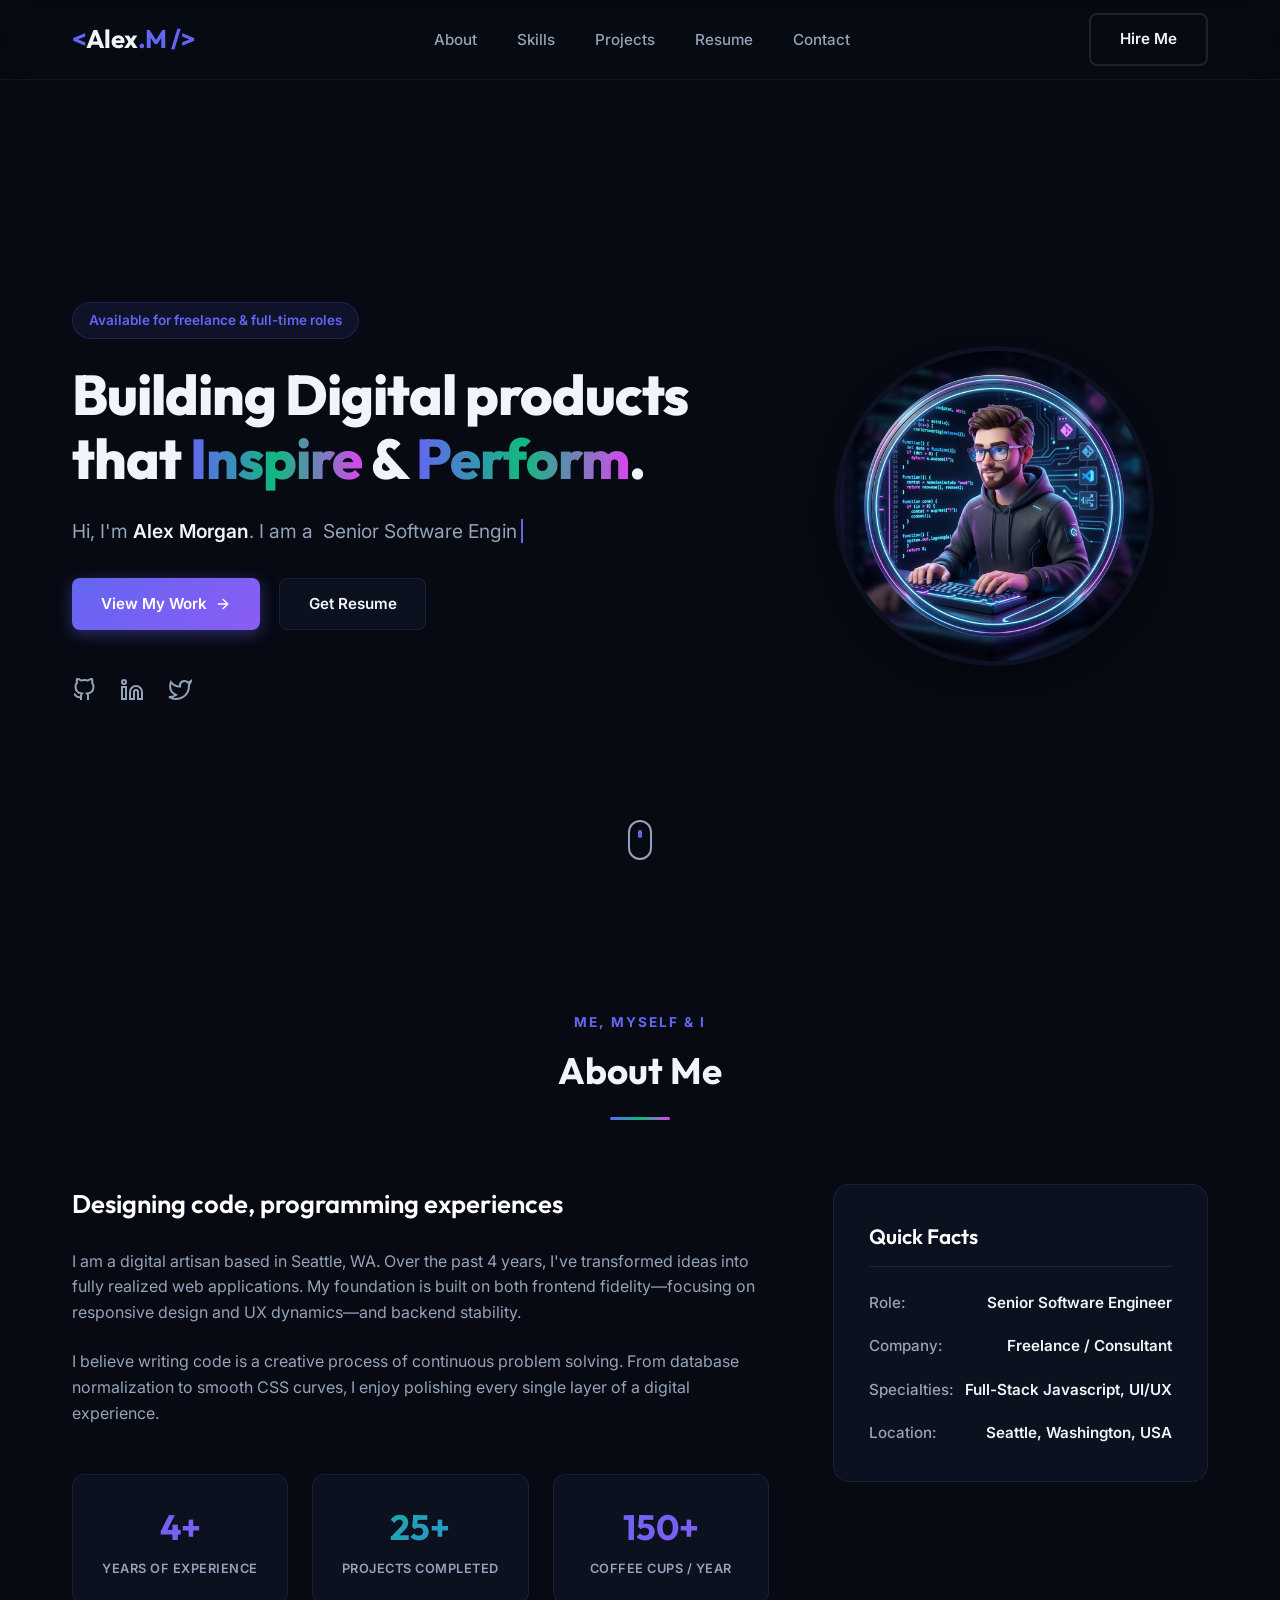
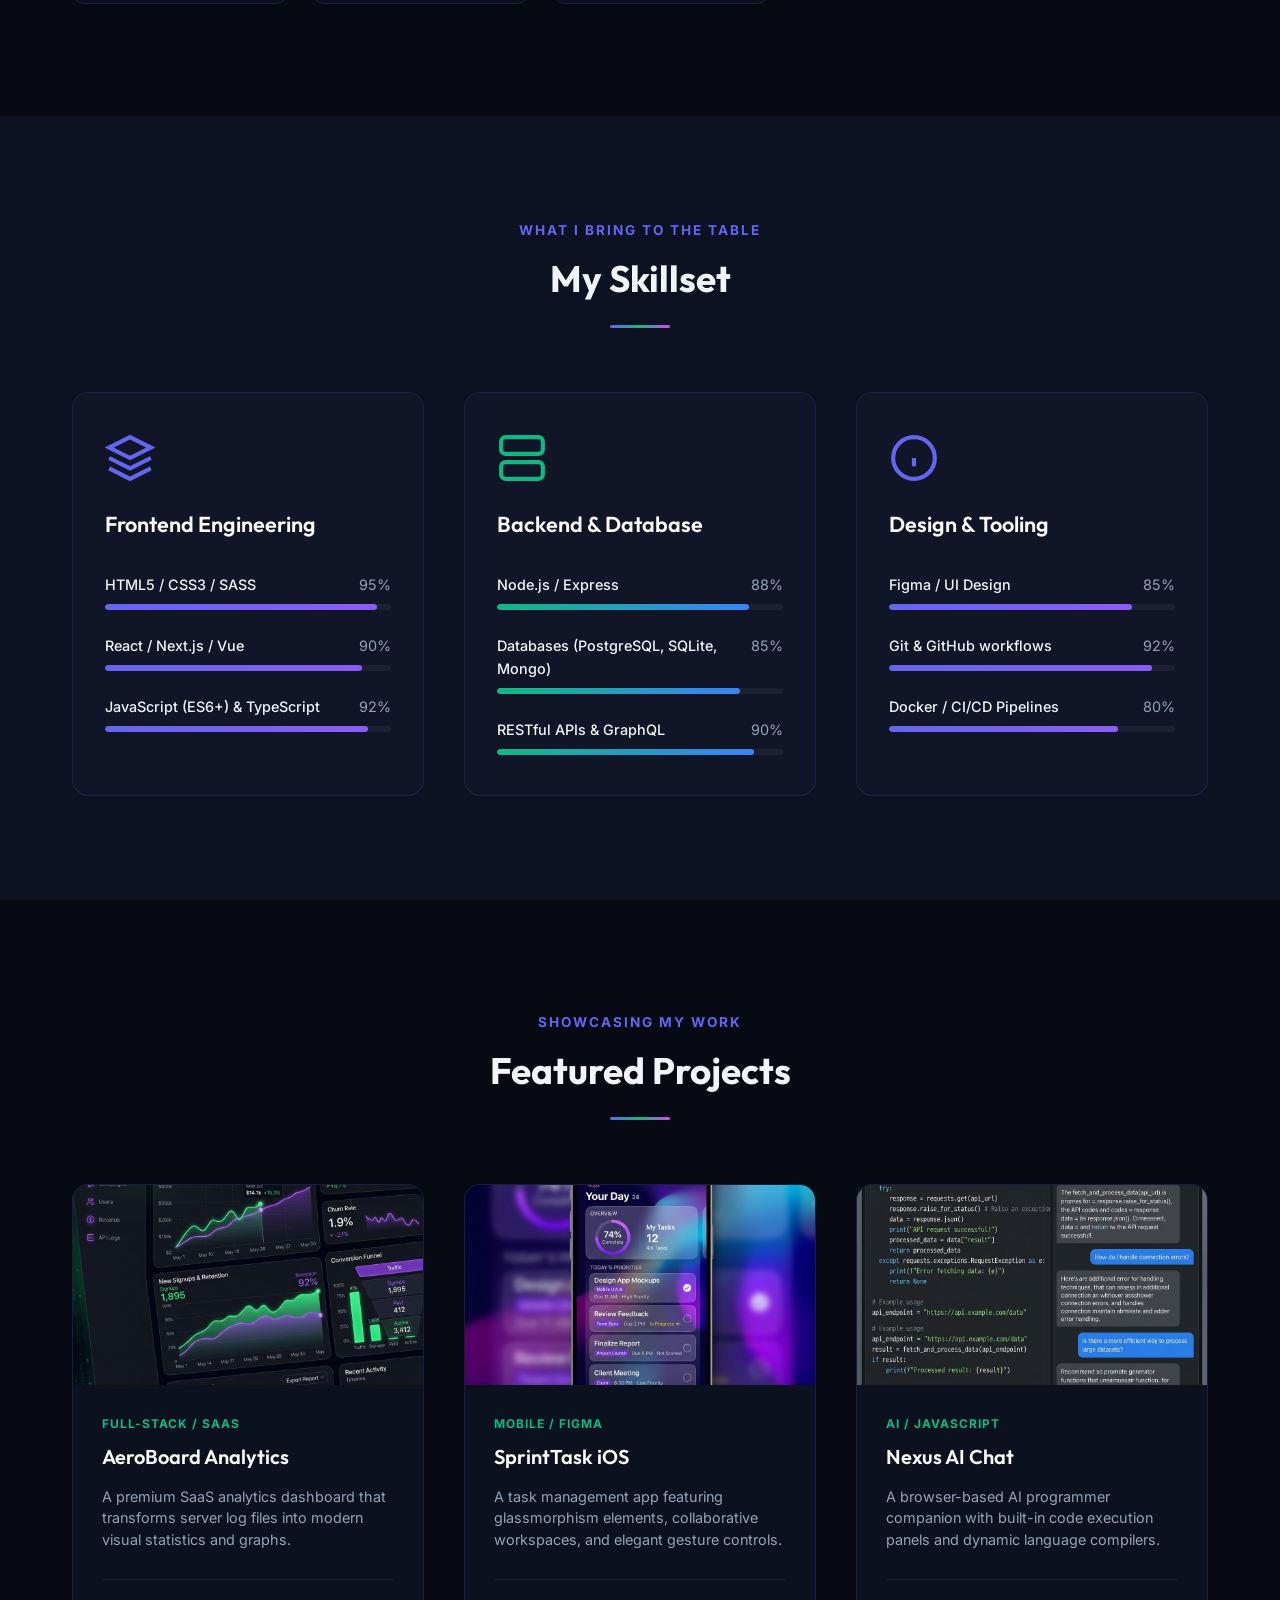
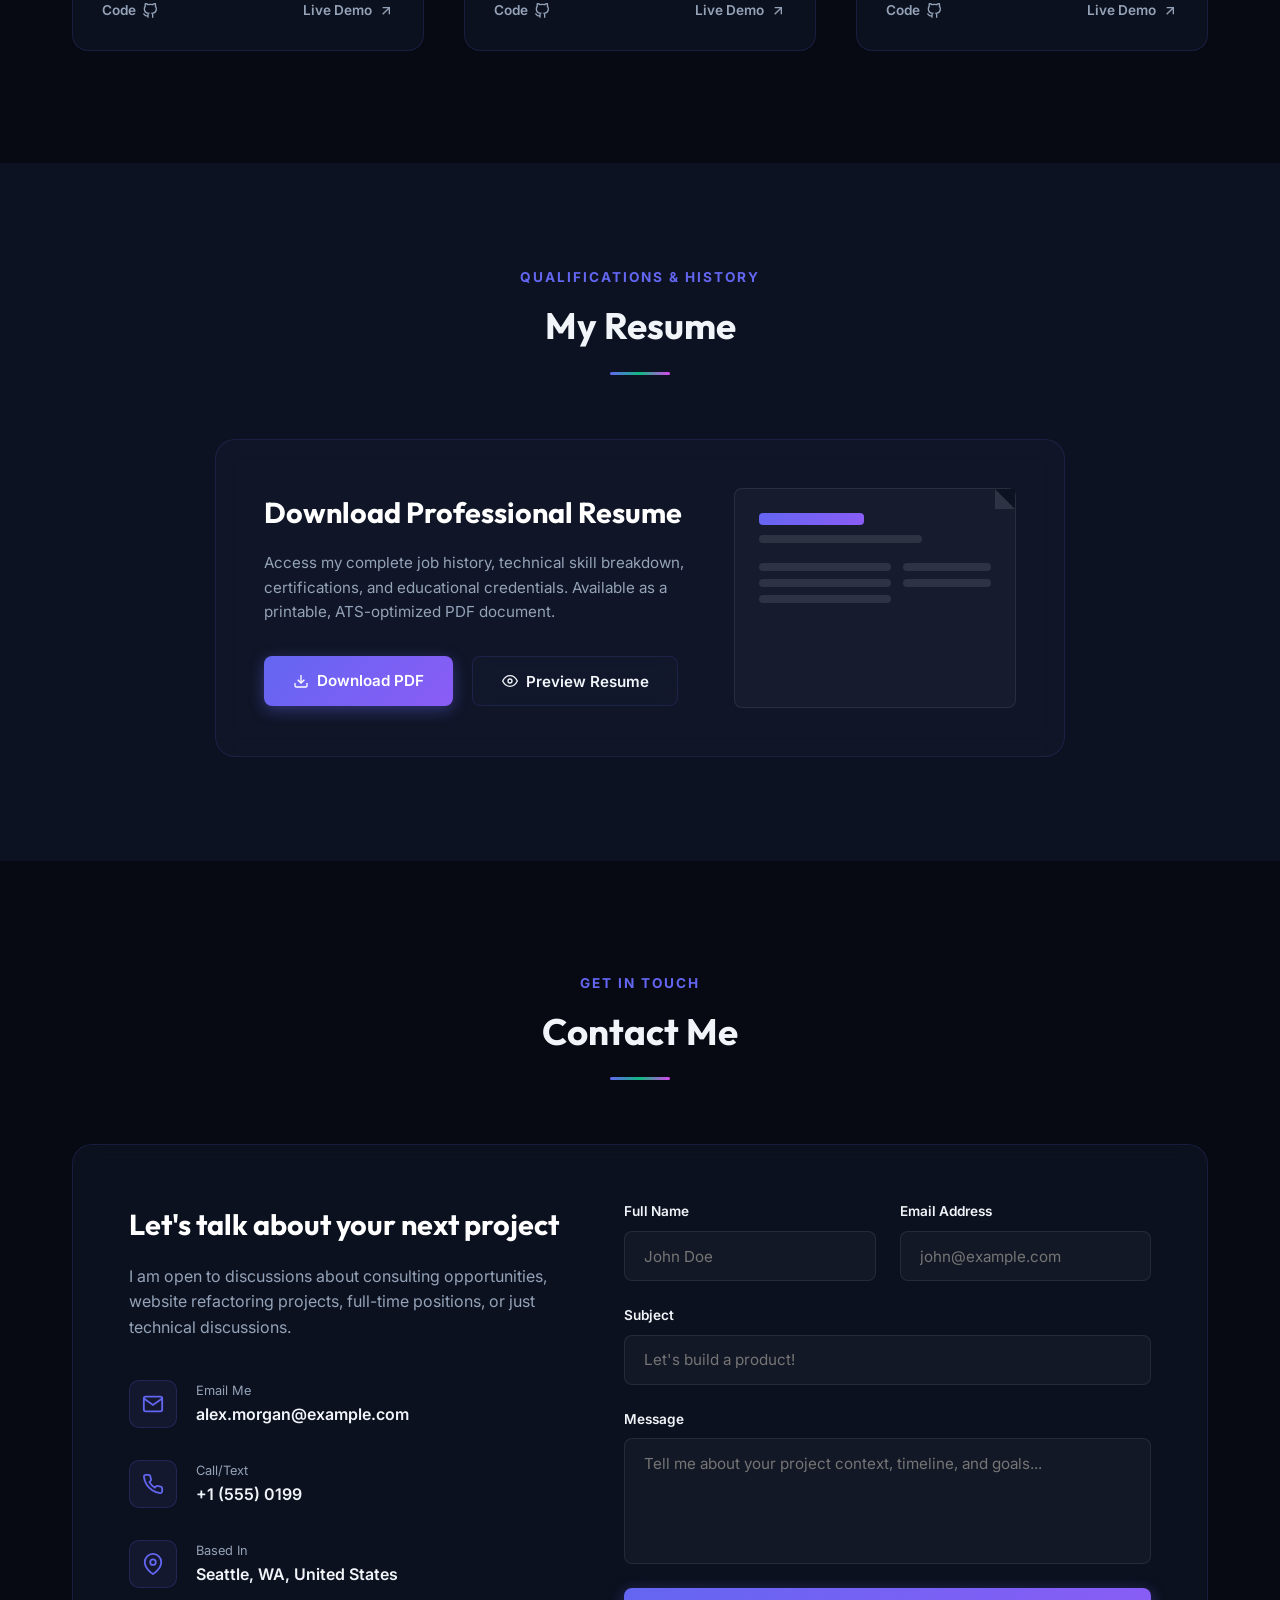
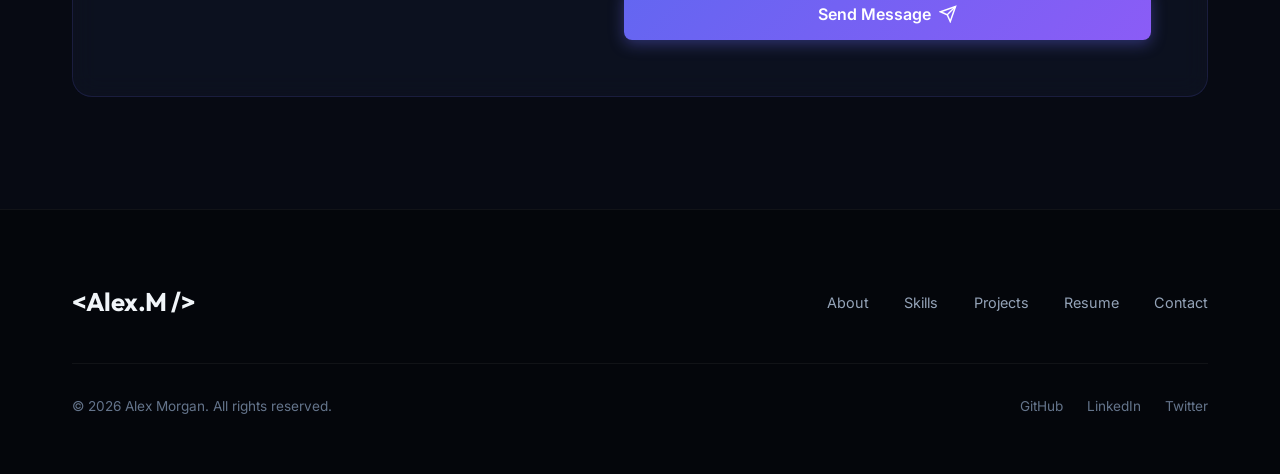
<file: 1st task/index.html>
<!DOCTYPE html>
<html lang="en">
<head>
    <meta charset="UTF-8">
    <meta name="viewport" content="width=device-width, initial-scale=1.0">
    <title>Alex Morgan | Creative Full-Stack Engineer & UI Designer</title>
    <meta name="description" content="Portfolio of Alex Morgan, a creative Full-Stack Engineer and UX Designer showcasing modern web development projects, skills, and resume.">
    <!-- Google Fonts -->
    <link rel="preconnect" href="https://fonts.googleapis.com">
    <link rel="preconnect" href="https://fonts.gstatic.com" crossorigin>
    <link href="https://fonts.googleapis.com/css2?family=Inter:wght@300;400;500;600;700&family=Outfit:wght@400;500;600;700;800&display=swap" rel="stylesheet">
    <!-- Custom Style Sheet -->
    <link rel="stylesheet" href="styles.css">
</head>
<body>
    
    <!-- Background Glow Blobs -->
    <div class="glow-blob blob-1"></div>
    <div class="glow-blob blob-2"></div>
    <div class="glow-blob blob-3"></div>

    <!-- Scroll Progress -->
    <div class="scroll-progress" id="scrollProgress"></div>

    <!-- Navigation Header -->
    <header class="header">
        <div class="container nav-container">
            <a href="#hero" class="logo" id="logoLink">
                <span class="logo-accent">&lt;</span>Alex<span class="logo-accent">.M /&gt;</span>
            </a>
            
            <nav class="nav-menu" id="navMenu">
                <ul class="nav-list">
                    <li><a href="#about" class="nav-link">About</a></li>
                    <li><a href="#skills" class="nav-link">Skills</a></li>
                    <li><a href="#projects" class="nav-link">Projects</a></li>
                    <li><a href="#resume" class="nav-link">Resume</a></li>
                    <li><a href="#contact" class="nav-link">Contact</a></li>
                </ul>
            </nav>

            <div class="nav-actions">
                <a href="#contact" class="btn btn-outline nav-cta-btn">Hire Me</a>
                <!-- Mobile Navigation Toggle -->
                <button class="nav-toggle" id="navToggle" aria-label="Toggle Navigation Menu">
                    <span class="toggle-bar"></span>
                    <span class="toggle-bar"></span>
                    <span class="toggle-bar"></span>
                </button>
            </div>
        </div>
    </header>

    <main>
        
        <!-- Hero Section -->
        <section class="hero-section" id="hero">
            <div class="container hero-container">
                <div class="hero-content">
                    <span class="welcome-badge">Available for freelance & full-time roles</span>
                    <h1 class="hero-title">
                        Building Digital products that <span class="gradient-text">Inspire</span> & <span class="gradient-text">Perform</span>.
                    </h1>
                    <p class="hero-tagline">
                        Hi, I'm <span class="highlight-text">Alex Morgan</span>. I'm a creative Full-Stack Developer specializing in high-end UI design, micro-interactions, and robust server systems.
                    </p>
                    <div class="hero-cta">
                        <a href="#projects" class="btn btn-primary">
                            View My Work
                            <svg class="btn-icon" viewBox="0 0 24 24" fill="none" stroke="currentColor" stroke-width="2" stroke-linecap="round" stroke-linejoin="round">
                                <line x1="5" y1="12" x2="19" y2="12"></line>
                                <polyline points="12 5 19 12 12 19"></polyline>
                            </svg>
                        </a>
                        <a href="#resume" class="btn btn-secondary">Get Resume</a>
                    </div>
                    <!-- Social Links -->
                    <div class="social-links-container">
                        <a href="https://github.com" target="_blank" rel="noopener noreferrer" class="social-link-item" aria-label="GitHub">
                            <svg viewBox="0 0 24 24" fill="none" stroke="currentColor" stroke-width="2"><path d="M9 19c-5 1.5-5-2.5-7-3m14 6v-3.87a3.37 3.37 0 0 0-.94-2.61c3.14-.35 6.44-1.54 6.44-7A5.44 5.44 0 0 0 20 4.77 5.07 5.07 0 0 0 19.91 1S18.73.65 16 2.48a13.38 13.38 0 0 0-7 0C6.27.65 5.09 1 5.09 1A5.07 5.07 0 0 0 5 4.77a5.44 5.44 0 0 0-1.5 3.78c0 5.42 3.3 6.61 6.44 7A3.37 3.37 0 0 0 9 18.13V22"></path></svg>
                        </a>
                        <a href="https://linkedin.com" target="_blank" rel="noopener noreferrer" class="social-link-item" aria-label="LinkedIn">
                            <svg viewBox="0 0 24 24" fill="none" stroke="currentColor" stroke-width="2"><path d="M16 8a6 6 0 0 1 6 6v7h-4v-7a2 2 0 0 0-2-2 2 2 0 0 0-2 2v7h-4v-7a6 6 0 0 1 6-6z"></path><rect x="2" y="9" width="4" height="12"></rect><circle cx="4" cy="4" r="2"></circle></svg>
                        </a>
                        <a href="https://twitter.com" target="_blank" rel="noopener noreferrer" class="social-link-item" aria-label="Twitter">
                            <svg viewBox="0 0 24 24" fill="none" stroke="currentColor" stroke-width="2"><path d="M23 3a10.9 10.9 0 0 1-3.14 1.53 4.48 4.48 0 0 0-7.86 3v1A10.66 10.66 0 0 1 3 4s-4 9 5 13a11.64 11.64 0 0 1-7 2c9 5 20 0 20-11.5a4.5 4.5 0 0 0-.08-.83A7.72 7.72 0 0 0 23 3z"></path></svg>
                        </a>
                    </div>
                </div>
                <div class="hero-visual">
                    <div class="hero-image-wrapper">
                        <div class="hero-image-decor"></div>
                        <img src="images/avatar.png" alt="Alex Morgan Portrait" class="hero-img">
                    </div>
                </div>
            </div>
            <div class="hero-scroll-indicator">
                <a href="#about" aria-label="Scroll Down">
                    <span class="scroll-mouse">
                        <span class="scroll-wheel"></span>
                    </span>
                </a>
            </div>
        </section>

        <!-- About Section -->
        <section class="about-section scroll-reveal" id="about">
            <div class="container">
                <div class="section-header">
                    <span class="section-subtitle">Me, Myself & I</span>
                    <h2 class="section-title">About Me</h2>
                    <div class="section-underline"></div>
                </div>
                
                <div class="about-grid">
                    <div class="about-info">
                        <h3 class="about-heading font-outfit">Designing code, programming experiences</h3>
                        <p class="about-text">
                            I am a digital artisan based in Seattle, WA. Over the past 4 years, I've transformed ideas into fully realized web applications. My foundation is built on both frontend fidelity—focusing on responsive design and UX dynamics—and backend stability.
                        </p>
                        <p class="about-text">
                            I believe writing code is a creative process of continuous problem solving. From database normalization to smooth CSS curves, I enjoy polishing every single layer of a digital experience.
                        </p>
                        
                        <div class="about-stats">
                            <div class="stat-card">
                                <div class="stat-num text-gradient-primary">4+</div>
                                <div class="stat-label">Years of Experience</div>
                            </div>
                            <div class="stat-card">
                                <div class="stat-num text-gradient-secondary">25+</div>
                                <div class="stat-label">Projects Completed</div>
                            </div>
                            <div class="stat-card">
                                <div class="stat-num text-gradient-primary">150+</div>
                                <div class="stat-label">Coffee Cups / Year</div>
                            </div>
                        </div>
                    </div>
                    <div class="about-details-card">
                        <h4 class="details-heading">Quick Facts</h4>
                        <ul class="details-list">
                            <li>
                                <span class="detail-name">Role:</span>
                                <span class="detail-val">Senior Software Engineer</span>
                            </li>
                            <li>
                                <span class="detail-name">Company:</span>
                                <span class="detail-val">Freelance / Consultant</span>
                            </li>
                            <li>
                                <span class="detail-name">Specialties:</span>
                                <span class="detail-val">Full-Stack Javascript, UI/UX</span>
                            </li>
                            <li>
                                <span class="detail-name">Location:</span>
                                <span class="detail-val">Seattle, Washington, USA</span>
                            </li>
                        </ul>
                    </div>
                </div>
            </div>
        </section>

        <!-- Skills Section -->
        <section class="skills-section scroll-reveal" id="skills">
            <div class="container">
                <div class="section-header">
                    <span class="section-subtitle">What I bring to the table</span>
                    <h2 class="section-title">My Skillset</h2>
                    <div class="section-underline"></div>
                </div>

                <div class="skills-grid">
                    <!-- Tech Stack Sub-sections -->
                    <div class="skill-category-card">
                        <div class="category-icon text-primary">
                            <svg viewBox="0 0 24 24" fill="none" stroke="currentColor" stroke-width="2"><polygon points="12 2 2 7 12 12 22 7 12 2"></polygon><polyline points="2 17 12 22 22 17"></polyline><polyline points="2 12 12 17 22 12"></polyline></svg>
                        </div>
                        <h3 class="category-title">Frontend Engineering</h3>
                        <div class="skills-list">
                            <div class="skill-item">
                                <div class="skill-info">
                                    <span class="skill-name">HTML5 / CSS3 / SASS</span>
                                    <span class="skill-per">95%</span>
                                </div>
                                <div class="skill-bar">
                                    <div class="skill-progress-bar bg-gradient-primary" style="width: 95%;"></div>
                                </div>
                            </div>
                            <div class="skill-item">
                                <div class="skill-info">
                                    <span class="skill-name">React / Next.js / Vue</span>
                                    <span class="skill-per">90%</span>
                                </div>
                                <div class="skill-bar">
                                    <div class="skill-progress-bar bg-gradient-primary" style="width: 90%;"></div>
                                </div>
                            </div>
                            <div class="skill-item">
                                <div class="skill-info">
                                    <span class="skill-name">JavaScript (ES6+) & TypeScript</span>
                                    <span class="skill-per">92%</span>
                                </div>
                                <div class="skill-bar">
                                    <div class="skill-progress-bar bg-gradient-primary" style="width: 92%;"></div>
                                </div>
                            </div>
                        </div>
                    </div>

                    <div class="skill-category-card">
                        <div class="category-icon text-secondary">
                            <svg viewBox="0 0 24 24" fill="none" stroke="currentColor" stroke-width="2"><rect x="2" y="2" width="20" height="8" rx="2" ry="2"></rect><rect x="2" y="14" width="20" height="8" rx="2" ry="2"></rect><line x1="6" y1="6" x2="6.01" y2="6"></line><line x1="6" y1="18" x2="6.01" y2="18"></line></svg>
                        </div>
                        <h3 class="category-title">Backend & Database</h3>
                        <div class="skills-list">
                            <div class="skill-item">
                                <div class="skill-info">
                                    <span class="skill-name">Node.js / Express</span>
                                    <span class="skill-per">88%</span>
                                </div>
                                <div class="skill-bar">
                                    <div class="skill-progress-bar bg-gradient-secondary" style="width: 88%;"></div>
                                </div>
                            </div>
                            <div class="skill-item">
                                <div class="skill-info">
                                    <span class="skill-name">Databases (PostgreSQL, SQLite, Mongo)</span>
                                    <span class="skill-per">85%</span>
                                </div>
                                <div class="skill-bar">
                                    <div class="skill-progress-bar bg-gradient-secondary" style="width: 85%;"></div>
                                </div>
                            </div>
                            <div class="skill-item">
                                <div class="skill-info">
                                    <span class="skill-name">RESTful APIs & GraphQL</span>
                                    <span class="skill-per">90%</span>
                                </div>
                                <div class="skill-bar">
                                    <div class="skill-progress-bar bg-gradient-secondary" style="width: 90%;"></div>
                                </div>
                            </div>
                        </div>
                    </div>

                    <div class="skill-category-card">
                        <div class="category-icon text-primary">
                            <svg viewBox="0 0 24 24" fill="none" stroke="currentColor" stroke-width="2"><path d="M12 22C17.5228 22 22 17.5228 22 12C22 6.47715 17.5228 2 12 2C6.47715 2 2 6.47715 2 12C2 17.5228 6.47715 22 12 22Z"></path><path d="M12 16V12"></path><path d="M12 8H12.01"></path></svg>
                        </div>
                        <h3 class="category-title">Design & Tooling</h3>
                        <div class="skills-list">
                            <div class="skill-item">
                                <div class="skill-info">
                                    <span class="skill-name">Figma / UI Design</span>
                                    <span class="skill-per">85%</span>
                                </div>
                                <div class="skill-bar">
                                    <div class="skill-progress-bar bg-gradient-primary" style="width: 85%;"></div>
                                </div>
                            </div>
                            <div class="skill-item">
                                <div class="skill-info">
                                    <span class="skill-name">Git & GitHub workflows</span>
                                    <span class="skill-per">92%</span>
                                </div>
                                <div class="skill-bar">
                                    <div class="skill-progress-bar bg-gradient-primary" style="width: 92%;"></div>
                                </div>
                            </div>
                            <div class="skill-item">
                                <div class="skill-info">
                                    <span class="skill-name">Docker / CI/CD Pipelines</span>
                                    <span class="skill-per">80%</span>
                                </div>
                                <div class="skill-bar">
                                    <div class="skill-progress-bar bg-gradient-primary" style="width: 80%;"></div>
                                </div>
                            </div>
                        </div>
                    </div>
                </div>
            </div>
        </section>

        <!-- Projects Section -->
        <section class="projects-section scroll-reveal" id="projects">
            <div class="container">
                <div class="section-header">
                    <span class="section-subtitle">Showcasing my work</span>
                    <h2 class="section-title">Featured Projects</h2>
                    <div class="section-underline"></div>
                </div>

                <div class="projects-grid">
                    
                    <!-- Project 1 Card -->
                    <article class="project-card" data-project-id="1">
                        <div class="project-thumbnail">
                            <img src="images/project1.png" alt="AeroBoard Analytics Dashboard Mockup">
                            <div class="project-overlay">
                                <button class="btn btn-small btn-primary open-project-modal" data-target="project-1-modal">See Details</button>
                            </div>
                        </div>
                        <div class="project-info">
                            <span class="project-tag">Full-Stack / SaaS</span>
                            <h3 class="project-title font-outfit">AeroBoard Analytics</h3>
                            <p class="project-desc">A premium SaaS analytics dashboard that transforms server log files into modern visual statistics and graphs.</p>
                            <div class="project-links">
                                <a href="https://github.com" target="_blank" rel="noopener noreferrer" class="link-btn" aria-label="GitHub Repository">
                                    <span>Code</span>
                                    <svg viewBox="0 0 24 24" fill="none" stroke="currentColor" stroke-width="2"><path d="M9 19c-5 1.5-5-2.5-7-3m14 6v-3.87a3.37 3.37 0 0 0-.94-2.61c3.14-.35 6.44-1.54 6.44-7A5.44 5.44 0 0 0 20 4.77 5.07 5.07 0 0 0 19.91 1S18.73.65 16 2.48a13.38 13.38 0 0 0-7 0C6.27.65 5.09 1 5.09 1A5.07 5.07 0 0 0 5 4.77a5.44 5.44 0 0 0-1.5 3.78c0 5.42 3.3 6.61 6.44 7A3.37 3.37 0 0 0 9 18.13V22"></path></svg>
                                </a>
                                <a href="#" class="link-btn view-live-demo" data-target="project-1-modal" aria-label="Launch Live Demo">
                                    <span>Live Demo</span>
                                    <svg viewBox="0 0 24 24" fill="none" stroke="currentColor" stroke-width="2"><line x1="7" y1="17" x2="17" y2="7"></line><polyline points="7 7 17 7 17 17"></polyline></svg>
                                </a>
                            </div>
                        </div>
                    </article>

                    <!-- Project 2 Card -->
                    <article class="project-card" data-project-id="2">
                        <div class="project-thumbnail">
                            <img src="images/project2.png" alt="SprintTask iOS App Interface Mockup">
                            <div class="project-overlay">
                                <button class="btn btn-small btn-primary open-project-modal" data-target="project-2-modal">See Details</button>
                            </div>
                        </div>
                        <div class="project-info">
                            <span class="project-tag">Mobile / Figma</span>
                            <h3 class="project-title font-outfit">SprintTask iOS</h3>
                            <p class="project-desc">A task management app featuring glassmorphism elements, collaborative workspaces, and elegant gesture controls.</p>
                            <div class="project-links">
                                <a href="https://github.com" target="_blank" rel="noopener noreferrer" class="link-btn" aria-label="GitHub Repository">
                                    <span>Code</span>
                                    <svg viewBox="0 0 24 24" fill="none" stroke="currentColor" stroke-width="2"><path d="M9 19c-5 1.5-5-2.5-7-3m14 6v-3.87a3.37 3.37 0 0 0-.94-2.61c3.14-.35 6.44-1.54 6.44-7A5.44 5.44 0 0 0 20 4.77 5.07 5.07 0 0 0 19.91 1S18.73.65 16 2.48a13.38 13.38 0 0 0-7 0C6.27.65 5.09 1 5.09 1A5.07 5.07 0 0 0 5 4.77a5.44 5.44 0 0 0-1.5 3.78c0 5.42 3.3 6.61 6.44 7A3.37 3.37 0 0 0 9 18.13V22"></path></svg>
                                </a>
                                <a href="#" class="link-btn view-live-demo" data-target="project-2-modal" aria-label="Launch Live Demo">
                                    <span>Live Demo</span>
                                    <svg viewBox="0 0 24 24" fill="none" stroke="currentColor" stroke-width="2"><line x1="7" y1="17" x2="17" y2="7"></line><polyline points="7 7 17 7 17 17"></polyline></svg>
                                </a>
                            </div>
                        </div>
                    </article>

                    <!-- Project 3 Card -->
                    <article class="project-card" data-project-id="3">
                        <div class="project-thumbnail">
                            <img src="images/project3.png" alt="Nexus AI Chat Co-pilot Mockup">
                            <div class="project-overlay">
                                <button class="btn btn-small btn-primary open-project-modal" data-target="project-3-modal">See Details</button>
                            </div>
                        </div>
                        <div class="project-info">
                            <span class="project-tag">AI / JavaScript</span>
                            <h3 class="project-title font-outfit">Nexus AI Chat</h3>
                            <p class="project-desc">A browser-based AI programmer companion with built-in code execution panels and dynamic language compilers.</p>
                            <div class="project-links">
                                <a href="https://github.com" target="_blank" rel="noopener noreferrer" class="link-btn" aria-label="GitHub Repository">
                                    <span>Code</span>
                                    <svg viewBox="0 0 24 24" fill="none" stroke="currentColor" stroke-width="2"><path d="M9 19c-5 1.5-5-2.5-7-3m14 6v-3.87a3.37 3.37 0 0 0-.94-2.61c3.14-.35 6.44-1.54 6.44-7A5.44 5.44 0 0 0 20 4.77 5.07 5.07 0 0 0 19.91 1S18.73.65 16 2.48a13.38 13.38 0 0 0-7 0C6.27.65 5.09 1 5.09 1A5.07 5.07 0 0 0 5 4.77a5.44 5.44 0 0 0-1.5 3.78c0 5.42 3.3 6.61 6.44 7A3.37 3.37 0 0 0 9 18.13V22"></path></svg>
                                </a>
                                <a href="#" class="link-btn view-live-demo" data-target="project-3-modal" aria-label="Launch Live Demo">
                                    <span>Live Demo</span>
                                    <svg viewBox="0 0 24 24" fill="none" stroke="currentColor" stroke-width="2"><line x1="7" y1="17" x2="17" y2="7"></line><polyline points="7 7 17 7 17 17"></polyline></svg>
                                </a>
                            </div>
                        </div>
                    </article>
                </div>
            </div>
        </section>

        <!-- Resume Section -->
        <section class="resume-section scroll-reveal" id="resume">
            <div class="container">
                <div class="section-header">
                    <span class="section-subtitle">Qualifications & History</span>
                    <h2 class="section-title">My Resume</h2>
                    <div class="section-underline"></div>
                </div>

                <div class="resume-wrapper">
                    <div class="resume-card-box">
                        <div class="resume-download-details">
                            <h3 class="resume-card-title font-outfit">Download Professional Resume</h3>
                            <p class="resume-card-text">
                                Access my complete job history, technical skill breakdown, certifications, and educational credentials. Available as a printable, ATS-optimized PDF document.
                            </p>
                            <div class="resume-btn-group">
                                <a href="resume.pdf" class="btn btn-primary" download="Alex_Morgan_Resume.pdf" id="downloadResumeBtn">
                                    <svg class="btn-icon" viewBox="0 0 24 24" fill="none" stroke="currentColor" stroke-width="2"><path d="M21 15v4a2 2 0 0 1-2 2H5a2 2 0 0 1-2-2v-4"></path><polyline points="7 10 12 15 17 10"></polyline><line x1="12" y1="15" x2="12" y2="3"></line></svg>
                                    Download PDF
                                </a>
                                <button class="btn btn-secondary" id="previewResumeBtn">
                                    <svg class="btn-icon" viewBox="0 0 24 24" fill="none" stroke="currentColor" stroke-width="2"><path d="M1 12s4-8 11-8 11 8 11 8-4 8-11 8-11-8-11-8z"></path><circle cx="12" cy="12" r="3"></circle></svg>
                                    Preview Resume
                                </button>
                            </div>
                        </div>
                        <div class="resume-visual-preview">
                            <div class="mini-resume-sheet">
                                <div class="mini-line title-line"></div>
                                <div class="mini-line header-line"></div>
                                <div class="mini-grid">
                                    <div>
                                        <div class="mini-line block-line"></div>
                                        <div class="mini-line block-line"></div>
                                        <div class="mini-line block-line"></div>
                                    </div>
                                    <div>
                                        <div class="mini-line block-line"></div>
                                        <div class="mini-line block-line"></div>
                                    </div>
                                </div>
                            </div>
                        </div>
                    </div>
                </div>
            </div>
        </section>

        <!-- Contact Section -->
        <section class="contact-section scroll-reveal" id="contact">
            <div class="container">
                <div class="section-header">
                    <span class="section-subtitle">Get in Touch</span>
                    <h2 class="section-title">Contact Me</h2>
                    <div class="section-underline"></div>
                </div>

                <div class="contact-grid">
                    <div class="contact-info-panel">
                        <h3 class="contact-heading font-outfit">Let's talk about your next project</h3>
                        <p class="contact-description">
                            I am open to discussions about consulting opportunities, website refactoring projects, full-time positions, or just technical discussions.
                        </p>
                        
                        <div class="contact-details">
                            <div class="contact-detail-item">
                                <div class="contact-icon">
                                    <svg viewBox="0 0 24 24" fill="none" stroke="currentColor" stroke-width="2"><path d="M4 4h16c1.1 0 2 .9 2 2v12c0 1.1-.9 2-2 2H4c-1.1 0-2-.9-2-2V6c0-1.1.9-2 2-2z"></path><polyline points="22,6 12,13 2,6"></polyline></svg>
                                </div>
                                <div class="contact-text">
                                    <span class="detail-label">Email Me</span>
                                    <a href="mailto:alex.morgan@example.com" class="detail-value">alex.morgan@example.com</a>
                                </div>
                            </div>
                            <div class="contact-detail-item">
                                <div class="contact-icon">
                                    <svg viewBox="0 0 24 24" fill="none" stroke="currentColor" stroke-width="2"><path d="M22 16.92v3a2 2 0 0 1-2.18 2 19.79 19.79 0 0 1-8.63-3.07 19.5 19.5 0 0 1-6-6 19.79 19.79 0 0 1-3.07-8.67A2 2 0 0 1 4.11 2h3a2 2 0 0 1 2 1.72 12.84 12.84 0 0 0 .7 2.81 2 2 0 0 1-.45 2.11L8.09 9.91a16 16 0 0 0 6 6l1.27-1.27a2 2 0 0 1 2.11-.45 12.84 12.84 0 0 0 2.81.7A2 2 0 0 1 22 16.92z"></path></svg>
                                </div>
                                <div class="contact-text">
                                    <span class="detail-label">Call/Text</span>
                                    <a href="tel:+15550199" class="detail-value">+1 (555) 0199</a>
                                </div>
                            </div>
                            <div class="contact-detail-item">
                                <div class="contact-icon">
                                    <svg viewBox="0 0 24 24" fill="none" stroke="currentColor" stroke-width="2"><path d="M21 10c0 7-9 13-9 13s-9-6-9-13a9 9 0 0 1 18 0z"></path><circle cx="12" cy="10" r="3"></circle></svg>
                                </div>
                                <div class="contact-text">
                                    <span class="detail-label">Based In</span>
                                    <span class="detail-value">Seattle, WA, United States</span>
                                </div>
                            </div>
                        </div>
                    </div>

                    <div class="contact-form-panel">
                        <form id="contactForm" class="contact-form" autocomplete="on">
                            <div class="form-group row">
                                <div class="form-control-wrap">
                                    <label for="formName" class="form-label">Full Name</label>
                                    <input type="text" id="formName" required placeholder="John Doe" class="form-input">
                                </div>
                                <div class="form-control-wrap">
                                    <label for="formEmail" class="form-label">Email Address</label>
                                    <input type="email" id="formEmail" required placeholder="john@example.com" class="form-input">
                                </div>
                            </div>
                            <div class="form-group">
                                <label for="formSubject" class="form-label">Subject</label>
                                <input type="text" id="formSubject" required placeholder="Let's build a product!" class="form-input">
                            </div>
                            <div class="form-group">
                                <label for="formMessage" class="form-label">Message</label>
                                <textarea id="formMessage" required rows="5" placeholder="Tell me about your project context, timeline, and goals..." class="form-textarea"></textarea>
                            </div>
                            <button type="submit" class="btn btn-primary btn-submit" id="submitFormBtn">
                                <span>Send Message</span>
                                <svg class="btn-icon send-icon" viewBox="0 0 24 24" fill="none" stroke="currentColor" stroke-width="2"><line x1="22" y1="2" x2="11" y2="13"></line><polygon points="22 2 15 22 11 13 2 9 22 2"></polygon></svg>
                            </button>
                        </form>
                        <!-- Form Success Message -->
                        <div class="form-success-alert" id="formSuccessAlert" style="display: none;">
                            <div class="alert-icon">
                                <svg viewBox="0 0 24 24" fill="none" stroke="currentColor" stroke-width="3"><polyline points="20 6 9 17 4 12"></polyline></svg>
                            </div>
                            <div class="alert-content">
                                <h4 class="alert-title font-outfit">Message Sent Successfully!</h4>
                                <p class="alert-desc">Thank you for reaching out. Alex will get back to you shortly.</p>
                            </div>
                        </div>
                    </div>
                </div>
            </div>
        </section>
        
    </main>

    <!-- Footer -->
    <footer class="footer">
        <div class="container footer-container">
            <div class="footer-top">
                <a href="#hero" class="logo font-outfit">&lt;Alex.M /&gt;</a>
                <ul class="footer-links">
                    <li><a href="#about">About</a></li>
                    <li><a href="#skills">Skills</a></li>
                    <li><a href="#projects">Projects</a></li>
                    <li><a href="#resume">Resume</a></li>
                    <li><a href="#contact">Contact</a></li>
                </ul>
            </div>
            <div class="footer-divider"></div>
            <div class="footer-bottom">
                <p class="copyright">&copy; <span id="currentYear">2026</span> Alex Morgan. All rights reserved.</p>
                <div class="social-links-footer">
                    <a href="https://github.com" target="_blank" rel="noopener noreferrer" aria-label="GitHub">GitHub</a>
                    <a href="https://linkedin.com" target="_blank" rel="noopener noreferrer" aria-label="LinkedIn">LinkedIn</a>
                    <a href="https://twitter.com" target="_blank" rel="noopener noreferrer" aria-label="Twitter">Twitter</a>
                </div>
            </div>
        </div>
    </footer>

    <!-- Button top scroll -->
    <button class="back-to-top" id="backToTop" aria-label="Scroll Back to Top">
        <svg viewBox="0 0 24 24" fill="none" stroke="currentColor" stroke-width="3"><line x1="12" y1="19" x2="12" y2="5"></line><polyline points="5 12 12 5 19 12"></polyline></svg>
    </button>

    <!-- Modal Elements for Project Details -->
    <div class="modal-backdrop" id="modalBackdrop"></div>

    <!-- Project 1 Modal -->
    <div class="modal" id="project-1-modal" role="dialog" aria-modal="true" aria-labelledby="p1-title">
        <button class="modal-close" aria-label="Close Modal">&times;</button>
        <div class="modal-body">
            <div class="modal-image">
                <img src="images/project1.png" alt="AeroBoard Dashboard">
            </div>
            <div class="modal-content-wrap">
                <span class="modal-tag">Full-Stack / SaaS Dashboard</span>
                <h3 id="p1-title" class="modal-title font-outfit">AeroBoard Analytics Dashboard</h3>
                <p class="modal-text">
                    AeroBoard was created to help developers parse complex HTTP server log files and visualize API requests, server load, traffic patterns, and errors in an easy-to-read realtime interface. 
                </p>
                <p class="modal-text">
                    Powered by a lightweight local collector service, it processes millions of logs efficiently using Node.js streaming APIs and updates the dashboard using SSE (Server-Sent Events) for minimal overhead.
                </p>
                <div class="modal-tech-tags">
                    <span>Node.js</span>
                    <span>Express</span>
                    <span>Chart.js</span>
                    <span>SSE</span>
                    <span>CSS Grid</span>
                </div>
                <div class="modal-actions-btn">
                    <a href="https://github.com" target="_blank" rel="noopener noreferrer" class="btn btn-primary">GitHub Code</a>
                    <a href="#" class="btn btn-secondary close-modal-btn">Close Details</a>
                </div>
            </div>
        </div>
    </div>

    <!-- Project 2 Modal -->
    <div class="modal" id="project-2-modal" role="dialog" aria-modal="true" aria-labelledby="p2-title">
        <button class="modal-close" aria-label="Close Modal">&times;</button>
        <div class="modal-body">
            <div class="modal-image">
                <img src="images/project2.png" alt="SprintTask App">
            </div>
            <div class="modal-content-wrap">
                <span class="modal-tag">Mobile / iOS Task Planner</span>
                <h3 id="p2-title" class="modal-title font-outfit">SprintTask Collaborative Planner</h3>
                <p class="modal-text">
                    SprintTask is a modern, high-fidelity iOS mobile app design that focuses on sleek frosted-glass container styling and gestures. It enables agile project teams to plan tasks, assign subtasks, and track sprint velocities.
                </p>
                <p class="modal-text">
                    Features drag-and-drop workflow tracking, dynamic dark/light adjustments, and reactive components built with advanced CSS Custom Properties.
                </p>
                <div class="modal-tech-tags">
                    <span>Figma UI</span>
                    <span>Responsive CSS</span>
                    <span>Glassmorphism</span>
                    <span>Framer Motion</span>
                </div>
                <div class="modal-actions-btn">
                    <a href="https://github.com" target="_blank" rel="noopener noreferrer" class="btn btn-primary">GitHub Design</a>
                    <a href="#" class="btn btn-secondary close-modal-btn">Close Details</a>
                </div>
            </div>
        </div>
    </div>

    <!-- Project 3 Modal -->
    <div class="modal" id="project-3-modal" role="dialog" aria-modal="true" aria-labelledby="p3-title">
        <button class="modal-close" aria-label="Close Modal">&times;</button>
        <div class="modal-body">
            <div class="modal-image">
                <img src="images/project3.png" alt="Nexus AI Editor">
            </div>
            <div class="modal-content-wrap">
                <span class="modal-tag">AI / Integrated Environment</span>
                <h3 id="p3-title" class="modal-title font-outfit">Nexus AI Programming Co-Pilot</h3>
                <p class="modal-text">
                    An in-browser interactive code editor designed with AI assistance. Nexus provides standard code editing capabilities (syntax highlighting, indentation, multi-cursor support) while integrating a helper chatbot on the side.
                </p>
                <p class="modal-text">
                    It uses web worker threads to run local compilers for HTML, CSS, and JS, rendering direct outputs inside page isolation frames for absolute safety and speed.
                </p>
                <div class="modal-tech-tags">
                    <span>Web Workers</span>
                    <span>CodeMirror</span>
                    <span>HTML Sandbox</span>
                    <span>OpenAI API</span>
                </div>
                <div class="modal-actions-btn">
                    <a href="https://github.com" target="_blank" rel="noopener noreferrer" class="btn btn-primary">GitHub Code</a>
                    <a href="#" class="btn btn-secondary close-modal-btn">Close Details</a>
                </div>
            </div>
        </div>
    </div>

    <!-- Resume Preview Modal -->
    <div class="modal resume-modal" id="resume-preview-modal" role="dialog" aria-modal="true" aria-labelledby="resume-title">
        <button class="modal-close" aria-label="Close Modal">&times;</button>
        <div class="modal-body resume-modal-body">
            <div class="resume-sheet">
                <div class="resume-header">
                    <div class="resume-main-info">
                        <h3 id="resume-title" class="resume-name font-outfit">Alex Morgan</h3>
                        <p class="resume-sub">Senior Software Engineer & UI Specialist</p>
                    </div>
                    <div class="resume-contact-details">
                        <p>alex.morgan@example.com</p>
                        <p>+1 (555) 0199</p>
                        <p>Seattle, WA</p>
                    </div>
                </div>
                <div class="resume-body-grid">
                    <div class="resume-main-col">
                        <h4 class="resume-sect-title">Experience</h4>
                        <div class="resume-exp-item">
                            <div class="exp-header">
                                <span class="exp-title">Freelance Full-Stack Developer</span>
                                <span class="exp-date">2023 - Present</span>
                            </div>
                            <p class="exp-company">Self-employed | Remote</p>
                            <ul class="exp-points">
                                <li>Designed and deployed responsive React and NextJS applications for over 15 client operations.</li>
                                <li>Optimized backend service queries in Node.js leading to a 35% decrease in request latencies.</li>
                                <li>Managed deployment pipelines using Docker, GitHub Actions, and AWS.</li>
                            </ul>
                        </div>
                        <div class="resume-exp-item">
                            <div class="exp-header">
                                <span class="exp-title">Frontend Engineer</span>
                                <span class="exp-date">2021 - 2023</span>
                            </div>
                            <p class="exp-company">AuraTech Innovations | Seattle, WA</p>
                            <ul class="exp-points">
                                <li>Implemented high-fidelity design prototypes into production environments with React.</li>
                                <li>Developed state management workflows using Redux Saga.</li>
                                <li>Collaborated client-side interfaces with Restful Node API endpoints.</li>
                            </ul>
                        </div>
                    </div>
                    <div class="resume-side-col">
                        <h4 class="resume-sect-title">Skills</h4>
                        <div class="resume-skills-block">
                            <p><strong>Languages:</strong> Javascript, CSS3, HTML5, Typescript, SQL, Bash</p>
                            <p><strong>Frameworks:</strong> React, Next.js, Express, SASS</p>
                            <p><strong>Platforms:</strong> Node.js, SQLite, Postgres, Docker, Git</p>
                        </div>
                        
                        <h4 class="resume-sect-title">Education</h4>
                        <div class="resume-edu-item">
                            <p class="edu-title">B.S. in Computer Science</p>
                            <p class="edu-school">University of Washington</p>
                            <p class="edu-date">2017 - 2021</p>
                        </div>
                    </div>
                </div>
            </div>
            <div class="modal-actions-btn" style="margin-top: 1.5rem; justify-content: center;">
                <a href="resume.pdf" class="btn btn-primary" download="Alex_Morgan_Resume.pdf">
                    <svg class="btn-icon" viewBox="0 0 24 24" fill="none" stroke="currentColor" stroke-width="2"><path d="M21 15v4a2 2 0 0 1-2 2H5a2 2 0 0 1-2-2v-4"></path><polyline points="7 10 12 15 17 10"></polyline><line x1="12" y1="15" x2="12" y2="3"></line></svg>
                    Download copy
                </a>
                <button class="btn btn-secondary close-modal-btn">Close Preview</button>
            </div>
        </div>
    </div>

    <!-- JavaScript Loader -->
    <script src="app.js"></script>
</body>
</html>
</file>
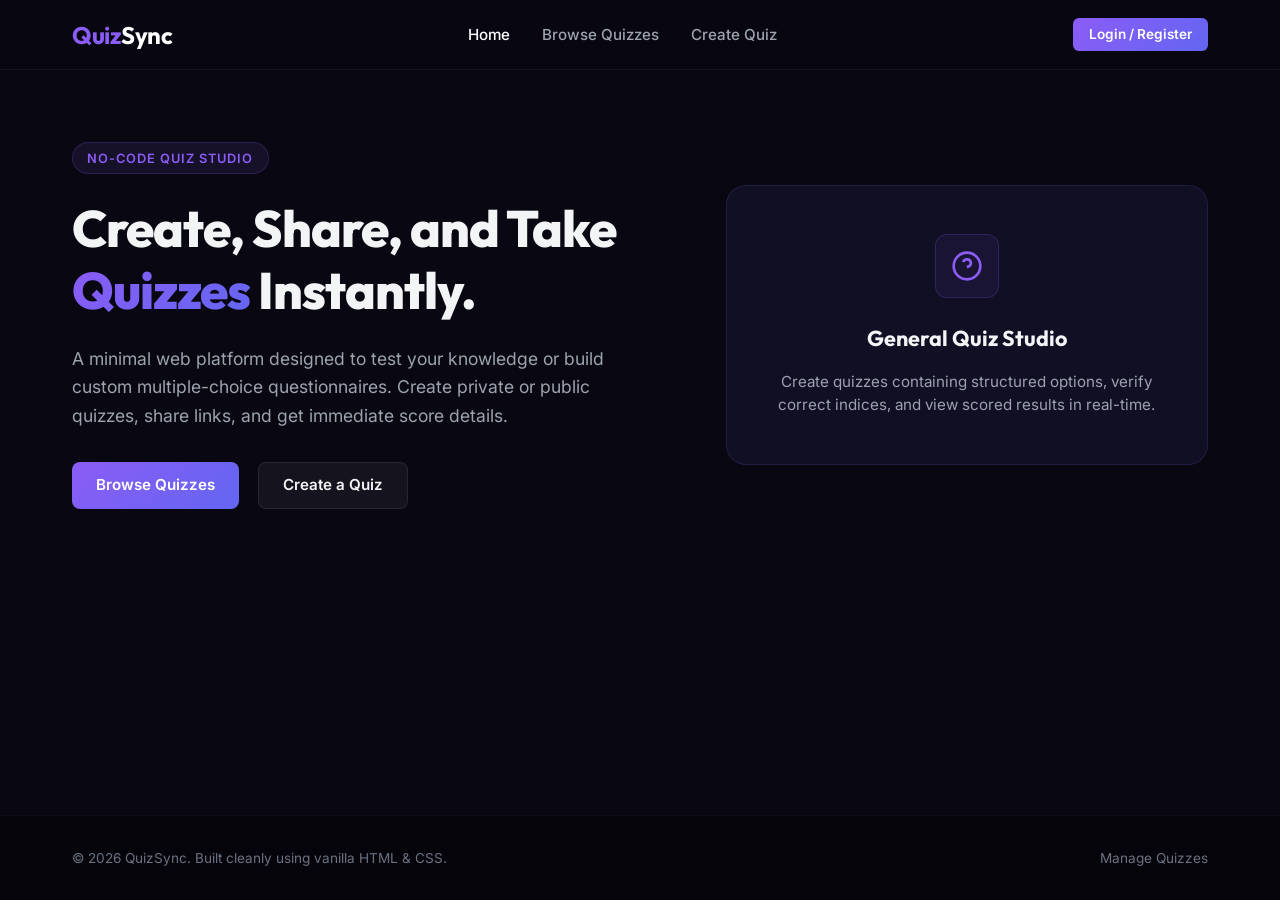
<file: 2nd task/index.html>
<!DOCTYPE html>
<html lang="en">
<head>
    <meta charset="UTF-8">
    <meta name="viewport" content="width=device-width, initial-scale=1.0">
    <title>QuizSync | Make and Take Quizzes Online</title>
    <meta name="description" content="Online Quiz Maker. Create custom quizzes with multiple-choice questions, browse active lists, and receive instant score results.">
    <!-- Google Fonts -->
    <link rel="preconnect" href="https://fonts.googleapis.com">
    <link rel="preconnect" href="https://fonts.gstatic.com" crossorigin>
    <link href="https://fonts.googleapis.com/css2?family=Inter:wght@300;400;500;600;700&family=Outfit:wght@400;500;600;700;800&display=swap" rel="stylesheet">
    <!-- Style Sheet -->
    <link rel="stylesheet" href="styles.css">
</head>
<body>
    
    <!-- Header -->
    <header class="header">
        <div class="container nav-container">
            <a href="#/home" class="logo">
                <span class="logo-accent">Quiz</span>Sync
            </a>
            
            <nav class="nav-menu" id="navMenu">
                <ul class="nav-list">
                    <li><a href="#/home" class="nav-link active">Home</a></li>
                    <li><a href="#/listing" class="nav-link">Browse Quizzes</a></li>
                    <li><a href="#/create" class="nav-link" id="navCreateLink">Create Quiz</a></li>
                </ul>
            </nav>

            <div class="user-widget" id="userWidget">
                <!-- Dynamically swapped by app.js: e.g. Login button or Profile details -->
                <a href="#/auth" class="btn btn-primary btn-small" id="headerAuthBtn">Login / Register</a>
            </div>
            
            <!-- Mobile nav toggle -->
            <button class="nav-toggle" id="navToggle" aria-label="Toggle Menu">
                <span class="toggle-bar"></span>
                <span class="toggle-bar"></span>
                <span class="toggle-bar"></span>
            </button>
        </div>
    </header>

    <!-- Main Screens Container -->
    <main class="container main-content">
        
        <!-- ==========================================
             1. HOME SCREEN
             ========================================== -->
        <section id="view-home" class="view-panel active">
            <div class="hero-container">
                <div class="hero-text">
                    <span class="badge">No-Code Quiz Studio</span>
                    <h1 class="hero-title">Create, Share, and Take <span class="gradient-text">Quizzes</span> Instantly.</h1>
                    <p class="hero-desc">
                        A minimal web platform designed to test your knowledge or build custom multiple-choice questionnaires. Create private or public quizzes, share links, and get immediate score details.
                    </p>
                    <div class="hero-actions">
                        <a href="#/listing" class="btn btn-primary">Browse Quizzes</a>
                        <a href="#/create" class="btn btn-secondary">Create a Quiz</a>
                    </div>
                </div>
                <div class="hero-card-promo">
                    <div class="promo-card">
                        <div class="promo-icon text-indigo">
                            <svg viewBox="0 0 24 24" fill="none" stroke="currentColor" stroke-width="2"><path d="M12 22c5.523 0 10-4.477 10-10S17.523 2 12 2 2 6.477 2 12s4.477 10 10 10z"></path><path d="M9.09 9a3 3 0 0 1 5.83 1c0 2-3 3-3 3"></path><line x1="12" y1="17" x2="12.01" y2="17"></line></svg>
                        </div>
                        <h3>General Quiz Studio</h3>
                        <p>Create quizzes containing structured options, verify correct indices, and view scored results in real-time.</p>
                    </div>
                </div>
            </div>
        </section>

        <!-- ==========================================
             2. MOCK USER AUTHENTICATION (Login / Registration)
             ========================================== -->
        <section id="view-auth" class="view-panel">
            <div class="auth-card">
                <div class="auth-header">
                    <button class="auth-tab-btn active" id="tabLoginBtn">Sign In</button>
                    <button class="auth-tab-btn" id="tabRegisterBtn">Sign Up</button>
                </div>
                
                <!-- Sign In Form -->
                <form id="loginForm" class="auth-form active">
                    <h2 class="auth-title">Welcome Back</h2>
                    <p class="auth-subtitle">Sign in to start creating your own customized quizzes.</p>
                    <div class="form-group">
                        <label for="loginUser" class="form-label">Username</label>
                        <input type="text" id="loginUser" required placeholder="Enter username..." class="form-input">
                    </div>
                    <div class="form-group">
                        <label for="loginPass" class="form-label">Password</label>
                        <input type="password" id="loginPass" required placeholder="Enter password..." class="form-input">
                    </div>
                    <button type="submit" class="btn btn-primary auth-submit-btn">Login</button>
                </form>

                <!-- Sign Up Form -->
                <form id="registerForm" class="auth-form">
                    <h2 class="auth-title">Create Account</h2>
                    <p class="auth-subtitle">Register to unlock the Quiz Creator tools.</p>
                    <div class="form-group">
                        <label for="registerUser" class="form-label">Username</label>
                        <input type="text" id="registerUser" required placeholder="Choose username..." class="form-input">
                    </div>
                    <div class="form-group">
                        <label for="registerPass" class="form-label">Password</label>
                        <input type="password" id="registerPass" required placeholder="Choose password..." class="form-input">
                    </div>
                    <button type="submit" class="btn btn-primary auth-submit-btn">Register</button>
                </form>
            </div>
        </section>

        <!-- ==========================================
             3. QUIZ LISTING SCREEN
             ========================================== -->
        <section id="view-listing" class="view-panel">
            <div class="section-title-wrap">
                <h2 class="section-title">Available Quizzes</h2>
                <p class="section-desc">Browse through active quizzes built by our developer community or start your own.</p>
            </div>
            
            <!-- Quizzes Grid Container -->
            <div class="quiz-grid" id="quizzesGrid">
                <!-- Rendered dynamically by app.js -->
            </div>
        </section>

        <!-- ==========================================
             4. QUIZ CREATION SCREEN (Requires Login)
             ========================================== -->
        <section id="view-create" class="view-panel">
            <div class="creator-wrapper">
                <div class="section-title-wrap">
                    <h2 class="section-title">Create a New Quiz</h2>
                    <p class="section-desc">Add a title, description, and list multiple-choice questions.</p>
                </div>
                
                <form id="quizCreatorForm" class="quiz-creator-form">
                    <div class="form-row-main">
                        <div class="form-group">
                            <label for="quizTitle" class="form-label">Quiz Title</label>
                            <input type="text" id="quizTitle" required placeholder="e.g. JavaScript Operations" class="form-input">
                        </div>
                        <div class="form-group">
                            <label for="quizCategory" class="form-label">Category</label>
                            <select id="quizCategory" class="form-input">
                                <option value="Web Development">Web Development</option>
                                <option value="Science / Technology">Science / Technology</option>
                                <option value="General Knowledge">General Knowledge</option>
                                <option value="Gaming / Entertainment">Gaming / Entertainment</option>
                            </select>
                        </div>
                    </div>
                    <div class="form-group">
                        <label for="quizDesc" class="form-label">Short Description</label>
                        <textarea id="quizDesc" required rows="2" placeholder="Describe the topics covered in this quiz..." class="form-textarea"></textarea>
                    </div>

                    <div class="divider"></div>

                    <!-- Questions List Container -->
                    <div class="questions-list-section">
                        <h3 class="subsection-title">Quiz Questions</h3>
                        <div id="questionsBuilderContainer" class="questions-builder-container">
                            <!-- Question cards will be appended here -->
                        </div>
                        <button type="button" class="btn btn-secondary btn-small add-question-card-btn" id="addQuestionBtn">
                            <svg viewBox="0 0 24 24" fill="none" stroke="currentColor" stroke-width="2" class="btn-icon-svg"><line x1="12" y1="5" x2="12" y2="19"></line><line x1="5" y1="12" x2="19" y2="12"></line></svg>
                            Add Slide Question
                        </button>
                    </div>

                    <div class="form-footer">
                        <button type="submit" class="btn btn-primary" id="saveQuizSubmitBtn">Save and Publish Quiz</button>
                    </div>
                </form>
            </div>
        </section>

        <!-- ==========================================
             5. QUIZ PLAY WINDOW (Taking flow)
             ========================================== -->
        <section id="view-take" class="view-panel">
            <div class="quiz-play-card">
                <div class="quiz-play-header">
                    <span id="playQuizName" class="play-quiz-title font-outfit">Quiz Name</span>
                    <span id="playQuestionCounter" class="play-question-num">Question 1 of 5</span>
                </div>
                
                <!-- Progress Line -->
                <div class="play-progress-track">
                    <div id="playProgressBar" class="play-progress-fill" style="width: 0%;"></div>
                </div>

                <!-- Current Question Card -->
                <div class="quiz-play-body" id="playBodyContainer">
                    <h3 id="playQuestionText" class="play-question-text font-outfit">Loading question...</h3>
                    <div id="playOptionsContainer" class="play-options-list">
                        <!-- Dynamic Options buttons loaded here -->
                    </div>
                </div>

                <div class="quiz-play-footer">
                    <button id="playPrevBtn" class="btn btn-secondary btn-small" disabled>Previous</button>
                    <button id="playNextBtn" class="btn btn-primary btn-small">Next Question</button>
                </div>
            </div>
        </section>

        <!-- ==========================================
             6. QUIZ RESULTS SCREEN
             ========================================== -->
        <section id="view-results" class="view-panel">
            <div class="results-card">
                <div class="results-icon">
                    <svg viewBox="0 0 24 24" fill="none" stroke="currentColor" stroke-width="2.5"><circle cx="12" cy="12" r="10"></circle><polyline points="12 6 12 12 16 14"></polyline></svg>
                </div>
                <h2 class="results-headline font-outfit">Quiz Completed!</h2>
                
                <div class="score-display-box">
                    <div class="score-num" id="resultsPercentage">0%</div>
                    <div class="score-fraction" id="resultsFraction">Score: 0 / 0</div>
                </div>

                <p class="results-feedback" id="resultsFeedbackText">Good effort! Review the detailed correction sheet below.</p>

                <!-- Detailed Reviews -->
                <div class="results-reviews-section">
                    <h3 class="review-title">Detailed Correction Sheet</h3>
                    <div class="results-reviews-list" id="resultsCorrectionList">
                        <!-- Dynamic list of questions, answers, and correct answers -->
                    </div>
                </div>

                <div class="results-actions">
                    <a href="#/listing" class="btn btn-primary">Browse Other Quizzes</a>
                    <a href="#/home" class="btn btn-secondary">Go to Home</a>
                </div>
            </div>
        </section>

    </main>

    <!-- Footer -->
    <footer class="footer">
        <div class="container footer-content">
            <p>&copy; 2026 QuizSync. Built cleanly using vanilla HTML & CSS.</p>
            <a href="#/listing">Manage Quizzes</a>
        </div>
    </footer>

    <!-- JavaScript Bundle Router -->
    <script src="app.js"></script>
</body>
</html>
</file>
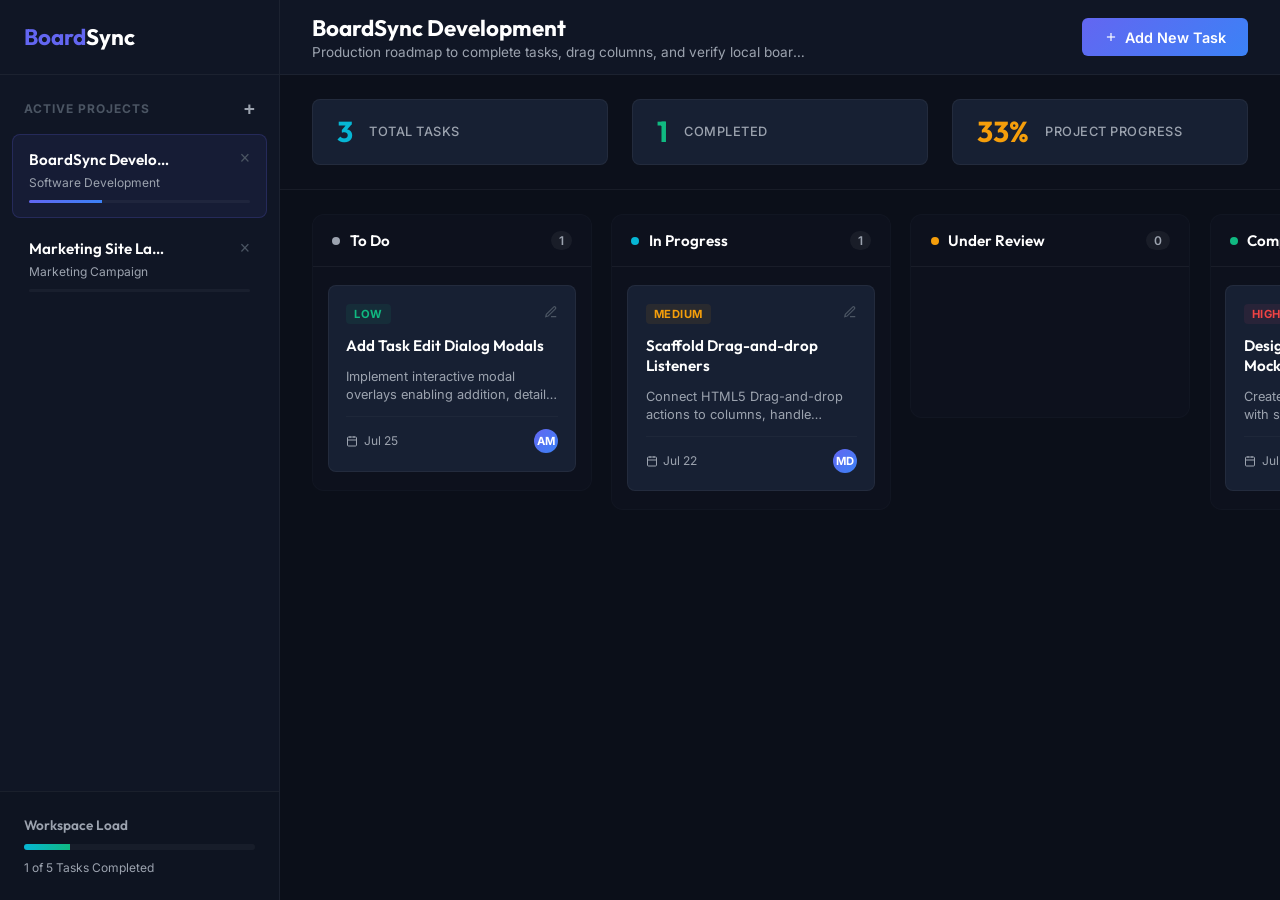
<file: 3rd task/index.html>
<!DOCTYPE html>
<html lang="en">
<head>
    <meta charset="UTF-8">
    <meta name="viewport" content="width=device-width, initial-scale=1.0">
    <title>BoardSync | Modern Project Management & Kanban Board</title>
    <meta name="description" content="Manage projects, assign tasks, set deadlines, and track visual progress using drag-and-drop Kanban columns.">
    <!-- Google Fonts -->
    <link rel="preconnect" href="https://fonts.googleapis.com">
    <link rel="preconnect" href="https://fonts.gstatic.com" crossorigin>
    <link href="https://fonts.googleapis.com/css2?family=Inter:wght@300;400;500;600;700&family=Outfit:wght@400;500;600;700;800&display=swap" rel="stylesheet">
    <!-- CSS Style Sheet -->
    <link rel="stylesheet" href="styles.css">
</head>
<body>

    <!-- Main Dashboard Wrap -->
    <div class="dashboard-wrapper">
        
        <!-- Sidebar Navigation -->
        <aside class="sidebar">
            <div class="sidebar-header">
                <div class="logo">
                    <span class="logo-accent">Board</span>Sync
                </div>
            </div>
            
            <div class="projects-list-wrap">
                <div class="section-badge-header">
                    <span>Active Projects</span>
                    <button class="add-proj-icon-btn" id="openAddProjectModalBtn" title="Create New Project">+</button>
                </div>
                <div class="projects-list" id="projectsListContainer">
                    <!-- Rendered dynamically by app.js -->
                </div>
            </div>

            <!-- Global Workspace Stats -->
            <div class="sidebar-stats">
                <h4 class="sidebar-stats-title font-outfit">Workspace Load</h4>
                <div class="stat-progress-bar">
                    <div class="stat-progress-fill" id="globalStatsBar" style="width: 0%;"></div>
                </div>
                <span class="stat-progress-label" id="globalStatsLabel">0 Tasks Completed</span>
            </div>
        </aside>

        <!-- Main Panel Body -->
        <main class="main-panel">
            <!-- Main Header -->
            <header class="main-header">
                <div class="header-left">
                    <h1 class="active-project-title font-outfit" id="activeProjectTitle">Project Board</h1>
                    <p class="active-project-desc" id="activeProjectDesc">Select or create a project to review timelines and tasks.</p>
                </div>
                <div class="header-right">
                    <button class="btn btn-primary" id="openAddTaskModalBtn">
                        <svg viewBox="0 0 24 24" fill="none" stroke="currentColor" stroke-width="2" class="btn-icon-svg"><line x1="12" y1="5" x2="12" y2="19"></line><line x1="5" y1="12" x2="19" y2="12"></line></svg>
                        Add New Task
                    </button>
                    <!-- Mobile sidebar drawer toggle -->
                    <button class="mobile-menu-toggle" id="mobileMenuToggle" aria-label="Toggle Navigation">
                        <span></span>
                        <span></span>
                        <span></span>
                    </button>
                </div>
            </header>

            <!-- Board Stats Bar -->
            <div class="board-metrics">
                <div class="metric-card">
                    <span class="metric-num text-cyan" id="metricTotalCount">0</span>
                    <span class="metric-label">Total Tasks</span>
                </div>
                <div class="metric-card">
                    <span class="metric-num text-green" id="metricSuccessCount">0</span>
                    <span class="metric-label">Completed</span>
                </div>
                <div class="metric-card">
                    <span class="metric-num text-orange" id="metricProgressPercent">0%</span>
                    <span class="metric-label">Project Progress</span>
                </div>
            </div>

            <!-- Drag-and-Drop Columns Grid -->
            <div class="board-grid">
                
                <!-- Column 1: To Do -->
                <div class="kanban-column" data-status="todo">
                    <div class="column-header">
                        <div class="column-header-title">
                            <span class="column-dot dot-todo"></span>
                            <h3>To Do</h3>
                        </div>
                        <span class="column-count-badge" id="count-todo">0</span>
                    </div>
                    <div class="column-card-list" id="list-todo">
                        <!-- Loaded dynamically -->
                    </div>
                </div>

                <!-- Column 2: In Progress -->
                <div class="kanban-column" data-status="inprogress">
                    <div class="column-header">
                        <div class="column-header-title">
                            <span class="column-dot dot-progress"></span>
                            <h3>In Progress</h3>
                        </div>
                        <span class="column-count-badge" id="count-inprogress">0</span>
                    </div>
                    <div class="column-card-list" id="list-inprogress">
                        <!-- Loaded dynamically -->
                    </div>
                </div>

                <!-- Column 3: Under Review -->
                <div class="kanban-column" data-status="review">
                    <div class="column-header">
                        <div class="column-header-title">
                            <span class="column-dot dot-review"></span>
                            <h3>Under Review</h3>
                        </div>
                        <span class="column-count-badge" id="count-review">0</span>
                    </div>
                    <div class="column-card-list" id="list-review">
                        <!-- Loaded dynamically -->
                    </div>
                </div>

                <!-- Column 4: Completed -->
                <div class="kanban-column" data-status="completed">
                    <div class="column-header">
                        <div class="column-header-title">
                            <span class="column-dot dot-complete"></span>
                            <h3>Completed</h3>
                        </div>
                        <span class="column-count-badge" id="count-completed">0</span>
                    </div>
                    <div class="column-card-list" id="list-completed">
                        <!-- Loaded dynamically -->
                    </div>
                </div>

            </div>
        </main>
        
        <!-- Mobile Sidebar Overlay Backdrop -->
        <div class="mobile-sidebar-backdrop" id="mobileSidebarBackdrop"></div>

    </div>

    <!-- ==========================================
         DIALOG MODALS
         ========================================== -->
         
    <!-- Modal 1: Create Project -->
    <div class="modal-overlay" id="projectModalOverlay">
        <div class="modal-container">
            <div class="modal-header">
                <h3 class="modal-headline font-outfit">Create New Project</h3>
                <button class="modal-close-icon" id="closeProjectModalBtn">&times;</button>
            </div>
            <form id="projectForm" class="modal-form">
                <div class="form-group">
                    <label for="projectName" class="form-label">Project Name</label>
                    <input type="text" id="projectName" required placeholder="e.g. Mobile App Dev" class="form-input">
                </div>
                <div class="form-group">
                    <label for="projectCategory" class="form-label">Category</label>
                    <select id="projectCategory" class="form-input">
                        <option value="Software Development">Software Development</option>
                        <option value="Design Operations">Design Operations</option>
                        <option value="Marketing Campaign">Marketing Campaign</option>
                        <option value="Personal Taskboard">Personal Taskboard</option>
                    </select>
                </div>
                <div class="form-group">
                    <label for="projectDesc" class="form-label">Short Description</label>
                    <textarea id="projectDesc" required rows="2" placeholder="Brief outline of project scope..." class="form-textarea"></textarea>
                </div>
                <div class="modal-footer">
                    <button type="button" class="btn btn-secondary" id="cancelProjectBtn">Cancel</button>
                    <button type="submit" class="btn btn-primary">Create Board</button>
                </div>
            </form>
        </div>
    </div>

    <!-- Modal 2: Add / Edit Task -->
    <div class="modal-overlay" id="taskModalOverlay">
        <div class="modal-container">
            <div class="modal-header">
                <h3 class="modal-headline font-outfit" id="taskModalTitle">Add New Task</h3>
                <button class="modal-close-icon" id="closeTaskModalBtn">&times;</button>
            </div>
            <form id="taskForm" class="modal-form">
                <!-- Keep track if we are editing -->
                <input type="hidden" id="editTaskId" value="">
                
                <div class="form-group">
                    <label for="taskTitle" class="form-label">Task Title</label>
                    <input type="text" id="taskTitle" required placeholder="Describe task..." class="form-input">
                </div>
                <div class="form-group">
                    <label for="taskDesc" class="form-label">Task Description</label>
                    <textarea id="taskDesc" required rows="3" placeholder="Context details, acceptance criteria..." class="form-textarea"></textarea>
                </div>
                
                <div class="form-row-2">
                    <div class="form-group">
                        <label for="taskPriority" class="form-label">Priority</label>
                        <select id="taskPriority" class="form-input">
                            <option value="low">Low Priority</option>
                            <option value="medium">Medium Priority</option>
                            <option value="high">High Priority</option>
                        </select>
                    </div>
                    <div class="form-group">
                        <label for="taskDeadline" class="form-label">Deadline</label>
                        <input type="date" id="taskDeadline" required class="form-input">
                    </div>
                </div>
                
                <div class="form-row-2">
                    <div class="form-group">
                        <label for="taskAssignee" class="form-label">Assignee</label>
                        <input type="text" id="taskAssignee" required placeholder="Name or email..." class="form-input">
                    </div>
                    <div class="form-group" id="editStatusGroup" style="display: none;">
                        <label for="taskStatus" class="form-label">Status Column</label>
                        <select id="taskStatus" class="form-input">
                            <option value="todo">To Do</option>
                            <option value="inprogress">In Progress</option>
                            <option value="review">Under Review</option>
                            <option value="completed">Completed</option>
                        </select>
                    </div>
                </div>

                <div class="modal-footer">
                    <button type="button" class="btn btn-secondary" id="cancelTaskBtn">Cancel</button>
                    <button type="submit" class="btn btn-primary" id="submitTaskBtn">Add Task</button>
                </div>
            </form>
        </div>
    </div>

    <!-- Script Routing Logic -->
    <script src="app.js"></script>
</body>
</html>
</file>
<file: 1st task/styles.css>
/* ==========================================================================
   DESIGN SYSTEM - VARIABLES & TOKENS
   ========================================================================== */
:root {
    /* Color Palette */
    --color-bg: #070a13;
    --color-bg-alt: #0d1222;
    --color-card: rgba(20, 27, 47, 0.45);
    --color-card-border: rgba(99, 102, 241, 0.15);
    --color-card-hover-border: rgba(99, 102, 241, 0.4);
    
    --color-primary: #6366f1; /* Indigo */
    --color-primary-rgb: 99, 102, 241;
    --color-secondary: #10b981; /* Emerald */
    --color-secondary-rgb: 16, 185, 129;
    
    --gradient-primary: linear-gradient(135deg, var(--color-primary), #8b5cf6);
    --gradient-secondary: linear-gradient(135deg, var(--color-secondary), #3b82f6);
    --gradient-accent: linear-gradient(90deg, #6366f1, #10b981, #d946ef);

    --color-text-main: #f1f5f9;
    --color-text-muted: #94a3b8;
    --color-text-dark: #64748b;
    
    --glass-blur: blur(12px);
    --box-shadow-premium: 0 10px 30px -10px rgba(0, 0, 0, 0.7);
    --box-shadow-glow: 0 0 20px rgba(99, 102, 241, 0.25);
    
    /* Layout & Spacing */
    --max-width: 1200px;
    --header-height: 80px;
    
    /* Typography */
    --font-sans: 'Inter', sans-serif;
    --font-heading: 'Outfit', sans-serif;
    
    /* Transitions */
    --transition-fast: 0.2s cubic-bezier(0.4, 0, 0.2, 1);
    --transition-normal: 0.3s cubic-bezier(0.4, 0, 0.2, 1);
    --transition-slow: 0.5s cubic-bezier(0.4, 0, 0.2, 1);
}

/* ==========================================================================
   RESET & CONTEXT
   ========================================================================== */
*, *::before, *::after {
    box-sizing: border-box;
    margin: 0;
    padding: 0;
}

html {
    scroll-behavior: smooth;
    font-size: 16px;
    background-color: var(--color-bg);
}

body {
    font-family: var(--font-sans);
    color: var(--color-text-main);
    line-height: 1.6;
    overflow-x: hidden;
    background-color: var(--color-bg);
    position: relative;
}

/* Scroll Progression Bar */
.scroll-progress {
    position: fixed;
    top: 0;
    left: 0;
    height: 4px;
    background: var(--gradient-accent);
    width: 0%;
    z-index: 1000;
}

/* Custom Scrollbar */
::-webkit-scrollbar {
    width: 10px;
}
::-webkit-scrollbar-track {
    background: var(--color-bg);
}
::-webkit-scrollbar-thumb {
    background: rgba(99, 102, 241, 0.3);
    border-radius: 5px;
    border: 2px solid var(--color-bg);
}
::-webkit-scrollbar-thumb:hover {
    background: rgba(99, 102, 241, 0.5);
}

/* Container */
.container {
    width: 100%;
    max-width: var(--max-width);
    margin: 0 auto;
    padding: 0 2rem;
}

/* Helper Headings */
.font-outfit {
    font-family: var(--font-heading);
}

/* ==========================================================================
   BACKGROUND ANIMATED GLOW BLOBS
   ========================================================================== */
.glow-blob {
    position: absolute;
    width: 450px;
    height: 450px;
    border-radius: 50%;
    filter: blur(100px);
    z-index: -100;
    opacity: 0.3;
    animation: blob-drift 25s infinite alternate ease-in-out;
    pointer-events: none;
}
.blob-1 {
    background: rgba(99, 102, 241, 0.4);
    top: 5%;
    left: 5%;
}
.blob-2 {
    background: rgba(16, 185, 129, 0.3);
    top: 45%;
    right: 5%;
    animation-delay: -5s;
    animation-duration: 20s;
}
.blob-3 {
    background: rgba(217, 70, 239, 0.35);
    bottom: 10%;
    left: 15%;
    animation-delay: -10s;
}

@keyframes blob-drift {
    0% {
        transform: translate(0, 0) scale(1);
    }
    50% {
        transform: translate(80px, -50px) scale(1.15);
    }
    100% {
        transform: translate(-40px, 60px) scale(0.9);
    }
}

/* ==========================================================================
   HEADER & FLOATING NAVIGATION
   ========================================================================== */
.header {
    position: fixed;
    top: 0;
    left: 0;
    width: 100%;
    height: var(--header-height);
    background: rgba(7, 10, 19, 0.6);
    backdrop-filter: var(--glass-blur);
    -webkit-backdrop-filter: var(--glass-blur);
    border-bottom: 1px solid rgba(255, 255, 255, 0.05);
    z-index: 500;
    transition: var(--transition-normal);
}

/* Shrink navbar on scrolled */
.header.scrolled {
    height: 65px;
    background: rgba(7, 10, 19, 0.85);
    box-shadow: 0 4px 20px rgba(0, 0, 0, 0.2);
}

.nav-container {
    display: flex;
    justify-content: space-between;
    align-items: center;
    height: 100%;
}

.logo {
    font-family: var(--font-heading);
    font-size: 1.6rem;
    font-weight: 700;
    color: var(--color-text-main);
    text-decoration: none;
    letter-spacing: -0.5px;
}
.logo-accent {
    color: var(--color-primary);
}

.nav-menu {
    display: flex;
    align-items: center;
}
.nav-list {
    display: flex;
    list-style: none;
    gap: 2.5rem;
}
.nav-link {
    color: var(--color-text-muted);
    text-decoration: none;
    font-size: 0.95rem;
    font-weight: 500;
    transition: var(--transition-fast);
    position: relative;
    padding: 0.2rem 0;
}
.nav-link::after {
    content: '';
    position: absolute;
    bottom: 0;
    left: 0;
    width: 0;
    height: 2px;
    background: var(--gradient-accent);
    transition: var(--transition-fast);
}
.nav-link:hover {
    color: var(--color-text-main);
}
.nav-link:hover::after {
    width: 100%;
}

.nav-actions {
    display: flex;
    align-items: center;
    gap: 1rem;
}
.nav-cta-btn {
    padding: 0.5rem 1.2rem;
    font-size: 0.9rem;
}

/* Hamburger UI Toggle */
.nav-toggle {
    display: none;
    flex-direction: column;
    justify-content: space-between;
    width: 25px;
    height: 18px;
    background: transparent;
    border: none;
    cursor: pointer;
    z-index: 600;
}
.toggle-bar {
    width: 100%;
    height: 2px;
    background-color: var(--color-text-main);
    transition: var(--transition-normal);
}

/* ==========================================================================
   BUTTON STYLE SYSTEM
   ========================================================================== */
.btn {
    display: inline-flex;
    align-items: center;
    justify-content: center;
    padding: 0.8rem 1.8rem;
    font-family: var(--font-sans);
    font-size: 0.95rem;
    font-weight: 600;
    border-radius: 8px;
    cursor: pointer;
    text-decoration: none;
    transition: var(--transition-normal);
    gap: 0.5rem;
}

.btn-primary {
    background: var(--gradient-primary);
    color: #fff;
    border: none;
    box-shadow: 0 4px 15px rgba(99, 102, 241, 0.4);
}
.btn-primary:hover {
    box-shadow: 0 6px 20px rgba(99, 102, 241, 0.6);
    transform: translateY(-2px);
}

.btn-secondary {
    background: var(--color-card);
    color: var(--color-text-main);
    border: 1px solid var(--color-card-border);
    backdrop-filter: var(--glass-blur);
}
.btn-secondary:hover {
    background: rgba(99, 102, 241, 0.1);
    border-color: var(--color-primary);
    transform: translateY(-2px);
}

.btn-outline {
    background: transparent;
    color: var(--color-text-main);
    border: 2px solid rgba(255, 255, 255, 0.1);
}
.btn-outline:hover {
    border-color: var(--color-primary);
    background: rgba(99, 102, 241, 0.1);
}

.btn-small {
    padding: 0.4rem 1rem;
    font-size: 0.8rem;
}

.btn-icon {
    width: 16px;
    height: 16px;
    transition: var(--transition-fast);
}
.btn-primary:hover .btn-icon {
    transform: translateX(4px);
}

/* ==========================================================================
   HERO / HEADER SECTION
   ========================================================================== */
.hero-section {
    min-height: 100vh;
    display: flex;
    align-items: center;
    padding-top: calc(var(--header-height) + 2rem);
    position: relative;
}

.hero-container {
    display: grid;
    grid-template-columns: 1.2fr 0.8fr;
    gap: 4rem;
    align-items: center;
}

.welcome-badge {
    display: inline-block;
    padding: 0.4rem 1rem;
    background: rgba(99, 102, 241, 0.1);
    border: 1px solid rgba(99, 102, 241, 0.2);
    border-radius: 50px;
    color: var(--color-primary);
    font-size: 0.85rem;
    font-weight: 600;
    margin-bottom: 1.5rem;
    animation: pulse-border 3s infinite alternate;
}

@keyframes pulse-border {
    0% { border-color: rgba(99, 102, 241, 0.2); }
    100% { border-color: rgba(16, 185, 129, 0.5); }
}

.hero-title {
    font-family: var(--font-heading);
    font-size: 3.5rem;
    font-weight: 800;
    line-height: 1.15;
    letter-spacing: -1px;
    margin-bottom: 1.5rem;
}

.gradient-text {
    background: var(--gradient-accent);
    -webkit-background-clip: text;
    -webkit-text-fill-color: transparent;
}

.hero-tagline {
    font-size: 1.2rem;
    color: var(--color-text-muted);
    margin-bottom: 2rem;
    max-width: 580px;
}

.highlight-text {
    color: var(--color-text-main);
    font-weight: 600;
}

.hero-cta {
    display: flex;
    gap: 1.2rem;
    margin-bottom: 3rem;
}

/* Social link bar */
.social-links-container {
    display: flex;
    gap: 1.5rem;
}
.social-link-item {
    color: var(--color-text-muted);
    transition: var(--transition-fast);
}
.social-link-item svg {
    width: 24px;
    height: 24px;
}
.social-link-item:hover {
    color: var(--color-primary);
    transform: translateY(-3px);
}

/* Hero Portrait Visuals */
.hero-visual {
    display: flex;
    justify-content: center;
    position: relative;
}
.hero-image-wrapper {
    position: relative;
    width: 320px;
    height: 320px;
}
.hero-image-decor {
    position: absolute;
    top: -15px;
    left: -15px;
    right: -15px;
    bottom: -15px;
    border-radius: 50%;
    background: var(--gradient-primary);
    z-index: -1;
    filter: blur(10px);
    opacity: 0.6;
    animation: rotate-decor 15s infinite linear;
}
@keyframes rotate-decor {
    0% { transform: rotate(0deg); }
    100% { transform: rotate(360deg); }
}
.hero-img {
    width: 100%;
    height: 100%;
    object-fit: cover;
    border-radius: 50%;
    border: 5px solid var(--color-bg-alt);
    box-shadow: var(--box-shadow-premium);
}

/* Scroll Mouse Indicator */
.hero-scroll-indicator {
    position: absolute;
    bottom: 2.5rem;
    left: 50%;
    transform: translateX(-50%);
}
.scroll-mouse {
    display: block;
    width: 24px;
    height: 40px;
    border: 2px solid var(--color-text-muted);
    border-radius: 20px;
    position: relative;
}
.scroll-wheel {
    display: block;
    width: 4px;
    height: 8px;
    background-color: var(--color-primary);
    border-radius: 2px;
    position: absolute;
    top: 8px;
    left: 50%;
    transform: translateX(-50%);
    animation: scroll-wheel-anim 1.5s infinite;
}
@keyframes scroll-wheel-anim {
    0% { top: 6px; opacity: 1; }
    50% { top: 16px; opacity: 0; }
    100% { top: 6px; opacity: 1; }
}

/* ==========================================================================
   ABOUT SECTION
   ========================================================================== */
.about-section {
    padding: 7rem 0;
    position: relative;
}

.section-header {
    text-align: center;
    margin-bottom: 4rem;
}
.section-subtitle {
    display: block;
    font-size: 0.85rem;
    font-weight: 700;
    text-transform: uppercase;
    letter-spacing: 2px;
    color: var(--color-primary);
    margin-bottom: 0.5rem;
}
.section-title {
    font-family: var(--font-heading);
    font-size: 2.3rem;
    font-weight: 700;
}
.section-underline {
    width: 60px;
    height: 3px;
    background: var(--gradient-accent);
    margin: 1rem auto 0;
    border-radius: 5px;
}

.about-grid {
    display: grid;
    grid-template-columns: 1.3fr 0.7fr;
    gap: 4rem;
}

.about-heading {
    font-size: 1.6rem;
    font-weight: 600;
    margin-bottom: 1.5rem;
    color: #fff;
}
.about-text {
    color: var(--color-text-muted);
    margin-bottom: 1.5rem;
}

.about-stats {
    display: grid;
    grid-template-columns: repeat(3, 1fr);
    gap: 1.5rem;
    margin-top: 3rem;
}
.stat-card {
    background: var(--color-card);
    border: 1px solid var(--color-card-border);
    backdrop-filter: var(--glass-blur);
    padding: 1.5rem;
    border-radius: 12px;
    text-align: center;
    transition: var(--transition-normal);
}
.stat-card:hover {
    border-color: var(--color-card-hover-border);
    transform: translateY(-4px);
    box-shadow: var(--box-shadow-glow);
}
.stat-num {
    font-family: var(--font-heading);
    font-size: 2.2rem;
    font-weight: 700;
    margin-bottom: 0.2rem;
}
.text-gradient-primary {
    background: var(--gradient-primary);
    -webkit-background-clip: text;
    -webkit-text-fill-color: transparent;
}
.text-gradient-secondary {
    background: var(--gradient-secondary);
    -webkit-background-clip: text;
    -webkit-text-fill-color: transparent;
}
.stat-label {
    font-size: 0.8rem;
    color: var(--color-text-muted);
    text-transform: uppercase;
    font-weight: 600;
    letter-spacing: 0.5px;
}

.about-details-card {
    background: var(--color-card);
    border: 1px solid var(--color-card-border);
    backdrop-filter: var(--glass-blur);
    padding: 2.2rem;
    border-radius: 16px;
    height: fit-content;
}
.details-heading {
    font-family: var(--font-heading);
    font-size: 1.3rem;
    font-weight: 600;
    margin-bottom: 1.5rem;
    color: #fff;
    border-bottom: 1px solid rgba(255, 255, 255, 0.08);
    padding-bottom: 0.8rem;
}
.details-list {
    list-style: none;
}
.details-list li {
    display: flex;
    justify-content: space-between;
    margin-bottom: 1.2rem;
    font-size: 0.95rem;
}
.details-list li:last-child {
    margin-bottom: 0;
}
.detail-name {
    color: var(--color-text-muted);
    font-weight: 500;
}
.detail-val {
    color: var(--color-text-main);
    font-weight: 600;
    text-align: right;
}

/* ==========================================================================
   SKILLS SECTION
   ========================================================================== */
.skills-section {
    padding: 6.5rem 0;
    background-color: var(--color-bg-alt);
}

.skills-grid {
    display: grid;
    grid-template-columns: repeat(3, 1fr);
    gap: 2.5rem;
}

.skill-category-card {
    background: var(--color-card);
    border: 1px solid var(--color-card-border);
    padding: 2.5rem 2rem;
    border-radius: 16px;
    transition: var(--transition-normal);
}
.skill-category-card:hover {
    border-color: var(--color-card-hover-border);
    transform: translateY(-5px);
}

.category-icon {
    width: 50px;
    height: 50px;
    margin-bottom: 1.5rem;
}
.category-icon.text-primary svg {
    color: var(--color-primary);
}
.category-icon.text-secondary svg {
    color: var(--color-secondary);
}

.category-title {
    font-family: var(--font-heading);
    font-size: 1.35rem;
    font-weight: 600;
    margin-bottom: 2rem;
    color: #fff;
}

.skills-list {
    display: flex;
    flex-direction: column;
    gap: 1.5rem;
}

.skill-info {
    display: flex;
    justify-content: space-between;
    font-size: 0.9rem;
    margin-bottom: 0.5rem;
}
.skill-name {
    color: var(--color-text-main);
    font-weight: 500;
}
.skill-per {
    color: var(--color-text-muted);
}
.skill-bar {
    width: 100%;
    height: 6px;
    background-color: rgba(255, 255, 255, 0.05);
    border-radius: 10px;
    overflow: hidden;
}
.skill-progress-bar {
    height: 100%;
    border-radius: 10px;
    transition: width 1.5s cubic-bezier(0.1, 0.8, 0.25, 1);
}
.bg-gradient-primary {
    background: var(--gradient-primary);
}
.bg-gradient-secondary {
    background: var(--gradient-secondary);
}

/* ==========================================================================
   PROJECTS SECTION
   ========================================================================== */
.projects-section {
    padding: 7rem 0;
}

.projects-grid {
    display: grid;
    grid-template-columns: repeat(3, 1fr);
    gap: 2.5rem;
}

.project-card {
    background: var(--color-card);
    border: 1px solid var(--color-card-border);
    border-radius: 16px;
    overflow: hidden;
    transition: var(--transition-normal);
    display: flex;
    flex-direction: column;
}
.project-card:hover {
    border-color: var(--color-card-hover-border);
    transform: translateY(-6px);
    box-shadow: var(--box-shadow-premium);
}

.project-thumbnail {
    position: relative;
    width: 100%;
    height: 200px;
    overflow: hidden;
}
.project-thumbnail img {
    width: 100%;
    height: 100%;
    object-fit: cover;
    transition: var(--transition-slow);
}
.project-card:hover .project-thumbnail img {
    transform: scale(1.08);
}

.project-overlay {
    position: absolute;
    top: 0;
    left: 0;
    width: 100%;
    height: 100%;
    background: rgba(7, 10, 19, 0.7);
    backdrop-filter: blur(4px);
    display: flex;
    justify-content: center;
    align-items: center;
    opacity: 0;
    transition: var(--transition-normal);
}
.project-thumbnail:hover .project-overlay {
    opacity: 1;
}

.project-info {
    padding: 1.8rem;
    flex-grow: 1;
    display: flex;
    flex-direction: column;
}

.project-tag {
    font-size: 0.75rem;
    font-weight: 700;
    text-transform: uppercase;
    color: var(--color-secondary);
    letter-spacing: 1px;
    margin-bottom: 0.5rem;
}

.project-title {
    font-size: 1.25rem;
    font-weight: 600;
    margin-bottom: 0.8rem;
    color: #fff;
}

.project-desc {
    font-size: 0.9rem;
    color: var(--color-text-muted);
    margin-bottom: 1.8rem;
    line-height: 1.5;
    flex-grow: 1;
}

.project-links {
    display: flex;
    justify-content: space-between;
    align-items: center;
    border-top: 1px solid rgba(255, 255, 255, 0.05);
    padding-top: 1.2rem;
}
.link-btn {
    display: inline-flex;
    align-items: center;
    gap: 0.4rem;
    color: var(--color-text-muted);
    text-decoration: none;
    font-size: 0.85rem;
    font-weight: 600;
    transition: var(--transition-fast);
}
.link-btn svg {
    width: 16px;
    height: 16px;
}
.link-btn:hover {
    color: var(--color-primary);
}

/* ==========================================================================
   RESUME SECTION
   ========================================================================== */
.resume-section {
    padding: 6.5rem 0;
    background-color: var(--color-bg-alt);
}

.resume-wrapper {
    max-width: 850px;
    margin: 0 auto;
}

.resume-card-box {
    background: var(--color-card);
    border: 1px solid var(--color-card-border);
    backdrop-filter: var(--glass-blur);
    padding: 3rem;
    border-radius: 20px;
    display: flex;
    gap: 3rem;
    align-items: center;
    position: relative;
    overflow: hidden;
}

.resume-download-details {
    flex: 1.2;
}
.resume-visual-preview {
    flex: 0.8;
}

.resume-card-title {
    font-size: 1.8rem;
    font-weight: 700;
    margin-bottom: 1rem;
    color: #fff;
}
.resume-card-text {
    color: var(--color-text-muted);
    margin-bottom: 2rem;
    font-size: 0.95rem;
}

.resume-btn-group {
    display: flex;
    gap: 1.2rem;
}

/* Mini Resume Graphical Styling */
.mini-resume-sheet {
    background: rgba(255, 255, 255, 0.03);
    border: 1px solid rgba(255, 255, 255, 0.08);
    border-radius: 8px;
    padding: 1.5rem;
    height: 220px;
    display: flex;
    flex-direction: column;
    gap: 10px;
    position: relative;
}
.mini-resume-sheet::before {
    content: '';
    position: absolute;
    top: 0;
    right: 0;
    border-width: 0 20px 20px 0;
    border-style: solid;
    border-color: var(--color-bg-alt) var(--color-bg-alt) rgba(255,255,255,0.1) rgba(255,255,255,0.1);
    display: block;
    width: 0;
}
.mini-line {
    height: 8px;
    background-color: rgba(255, 255, 255, 0.1);
    border-radius: 4px;
}
.mini-line.title-line {
    width: 45%;
    height: 12px;
    background: var(--gradient-primary);
}
.mini-line.header-line {
    width: 70%;
}
.mini-grid {
    display: grid;
    grid-template-columns: 1.2fr 0.8fr;
    gap: 12px;
    margin-top: 10px;
}
.mini-grid .mini-line {
    margin-bottom: 8px;
}
.block-line {
    width: 100%;
}

/* ==========================================================================
   CONTACT SECTION
   ========================================================================== */
.contact-section {
    padding: 7rem 0;
}

.contact-grid {
    display: grid;
    grid-template-columns: 0.9fr 1.1fr;
    gap: 4rem;
    background: var(--color-card);
    border: 1px solid var(--color-card-border);
    border-radius: 20px;
    padding: 3.5rem;
    backdrop-filter: var(--glass-blur);
}

.contact-heading {
    font-size: 1.8rem;
    font-weight: 700;
    margin-bottom: 1rem;
    color: #fff;
}
.contact-description {
    color: var(--color-text-muted);
    margin-bottom: 2.5rem;
}

.contact-details {
    display: flex;
    flex-direction: column;
    gap: 2rem;
}

.contact-detail-item {
    display: flex;
    align-items: center;
    gap: 1.2rem;
}
.contact-icon {
    width: 48px;
    height: 48px;
    background: rgba(99, 102, 241, 0.08);
    border: 1px solid rgba(99, 102, 241, 0.2);
    border-radius: 10px;
    display: flex;
    justify-content: center;
    align-items: center;
    color: var(--color-primary);
}
.contact-icon svg {
    width: 22px;
    height: 22px;
}
.contact-text {
    display: flex;
    flex-direction: column;
}
.detail-label {
    font-size: 0.8rem;
    color: var(--color-text-muted);
}
.detail-value {
    color: var(--color-text-main);
    font-weight: 600;
    text-decoration: none;
    transition: var(--transition-fast);
}
a.detail-value:hover {
    color: var(--color-primary);
}

/* Contact Form Styling */
.contact-form {
    display: flex;
    flex-direction: column;
    gap: 1.5rem;
}
.form-group {
    display: flex;
    flex-direction: column;
    gap: 0.5rem;
}
.form-group.row {
    flex-direction: row;
    gap: 1.5rem;
}
.form-control-wrap {
    flex: 1;
    display: flex;
    flex-direction: column;
    gap: 0.5rem;
}

.form-label {
    font-size: 0.85rem;
    font-weight: 600;
    color: var(--color-text-main);
}

.form-input, .form-textarea {
    width: 100%;
    background: rgba(255, 255, 255, 0.03);
    border: 1px solid rgba(255, 255, 255, 0.08);
    padding: 0.9rem 1.2rem;
    border-radius: 8px;
    color: #fff;
    font-family: var(--font-sans);
    font-size: 0.95rem;
    outline: none;
    transition: var(--transition-fast);
}
.form-input:focus, .form-textarea:focus {
    border-color: var(--color-primary);
    background: rgba(99, 102, 241, 0.05);
    box-shadow: 0 0 12px rgba(99, 102, 241, 0.2);
}

.form-textarea {
    resize: none;
}

.btn-submit {
    padding: 1rem 2rem;
    width: 100%;
    font-size: 1rem;
    justify-content: center;
}
.send-icon {
    width: 18px;
    height: 18px;
}
.btn-submit:hover .send-icon {
    transform: translate(3px, -3px);
}

/* Form Success Alert */
.form-success-alert {
    display: flex;
    gap: 1.2rem;
    background: rgba(16, 185, 129, 0.08);
    border: 1px solid rgba(16, 185, 129, 0.3);
    padding: 2rem;
    border-radius: 12px;
    animation: fade-in-up 0.5s ease-out;
}
.alert-icon {
    width: 44px;
    height: 44px;
    background: rgba(16, 185, 129, 0.15);
    border-radius: 50%;
    display: flex;
    justify-content: center;
    align-items: center;
    color: var(--color-secondary);
    flex-shrink: 0;
}
.alert-icon svg {
    width: 20px;
    height: 20px;
}
.alert-title {
    color: #fff;
    margin-bottom: 0.3rem;
}
.alert-desc {
    color: var(--color-text-muted);
    font-size: 0.9rem;
}

/* ==========================================================================
   FOOTER SECTION
   ========================================================================== */
.footer {
    background-color: #04060b;
    padding: 4.5rem 0 3.5rem;
    border-top: 1px solid rgba(255, 255, 255, 0.05);
}

.footer-top {
    display: flex;
    justify-content: space-between;
    align-items: center;
    margin-bottom: 2.5rem;
}

.footer-links {
    display: flex;
    list-style: none;
    gap: 2.2rem;
}
.footer-links a {
    color: var(--color-text-muted);
    text-decoration: none;
    font-size: 0.9rem;
    transition: var(--transition-fast);
}
.footer-links a:hover {
    color: var(--color-primary);
}

.footer-divider {
    height: 1px;
    background-color: rgba(255, 255, 255, 0.05);
    margin-bottom: 2rem;
}

.footer-bottom {
    display: flex;
    justify-content: space-between;
    align-items: center;
    color: var(--color-text-dark);
    font-size: 0.85rem;
}

.social-links-footer {
    display: flex;
    gap: 1.5rem;
}
.social-links-footer a {
    color: var(--color-text-dark);
    text-decoration: none;
    transition: var(--transition-fast);
}
.social-links-footer a:hover {
    color: var(--color-primary);
}

/* ==========================================================================
   BACK TO TOP BUTTON
   ========================================================================== */
.back-to-top {
    position: fixed;
    bottom: 2rem;
    right: 2rem;
    width: 44px;
    height: 44px;
    background: var(--gradient-primary);
    border: none;
    border-radius: 50%;
    color: #fff;
    cursor: pointer;
    box-shadow: 0 4px 15px rgba(99, 102, 241, 0.3);
    z-index: 400;
    opacity: 0;
    visibility: hidden;
    transform: translateY(15px);
    transition: var(--transition-normal);
    display: flex;
    justify-content: center;
    align-items: center;
}
.back-to-top.visible {
    opacity: 1;
    visibility: visible;
    transform: translateY(0);
}
.back-to-top:hover {
    box-shadow: 0 6px 20px rgba(99, 102, 241, 0.5);
    transform: translateY(-3px);
}
.back-to-top svg {
    width: 18px;
    height: 18px;
}

/* ==========================================================================
   MODAL WINDOW & RESUME PREVIEW
   ========================================================================== */
.modal-backdrop {
    position: fixed;
    top: 0;
    left: 0;
    width: 100vw;
    height: 100vh;
    background: rgba(4, 6, 11, 0.7);
    backdrop-filter: blur(8px);
    z-index: 900;
    opacity: 0;
    visibility: hidden;
    transition: var(--transition-normal);
}
.modal-backdrop.active {
    opacity: 1;
    visibility: visible;
}

.modal {
    position: fixed;
    top: 50%;
    left: 50%;
    transform: translate(-50%, -46%) scale(0.95);
    width: 90%;
    max-width: 800px;
    background: #0d1222;
    border: 1px solid rgba(255, 255, 255, 0.08);
    border-radius: 20px;
    z-index: 1000;
    overflow: hidden;
    opacity: 0;
    visibility: hidden;
    transition: all 0.4s cubic-bezier(0.175, 0.885, 0.32, 1.1);
    box-shadow: 0 25px 50px -12px rgba(0, 0, 0, 0.8);
}
.modal.active {
    opacity: 1;
    visibility: visible;
    transform: translate(-50%, -50%) scale(1);
}

.modal-close {
    position: absolute;
    top: 1.2rem;
    right: 1.5rem;
    background: transparent;
    border: none;
    color: var(--color-text-muted);
    font-size: 2rem;
    cursor: pointer;
    line-height: 1;
    transition: var(--transition-fast);
    z-index: 15;
}
.modal-close:hover {
    color: #fff;
}

.modal-body {
    display: grid;
    grid-template-columns: 1fr 1.1fr;
}
.modal-image {
    position: relative;
    height: 100%;
    min-height: 350px;
}
.modal-image img {
    position: absolute;
    width: 100%;
    height: 100%;
    object-fit: cover;
}

.modal-content-wrap {
    padding: 3rem 2.5rem;
    display: flex;
    flex-direction: column;
}
.modal-tag {
    font-size: 0.75rem;
    font-weight: 700;
    text-transform: uppercase;
    color: var(--color-primary);
    margin-bottom: 0.5rem;
    letter-spacing: 1px;
}
.modal-title {
    font-size: 1.8rem;
    color: #fff;
    margin-bottom: 1.2rem;
    line-height: 1.2;
}
.modal-text {
    color: var(--color-text-muted);
    font-size: 0.95rem;
    margin-bottom: 1rem;
}
.modal-tech-tags {
    display: flex;
    flex-wrap: wrap;
    gap: 0.6rem;
    margin: 1.5rem 0 2rem;
}
.modal-tech-tags span {
    background: rgba(255, 255, 255, 0.04);
    border: 1px solid rgba(255, 255, 255, 0.08);
    font-size: 0.75rem;
    padding: 0.3rem 0.8rem;
    border-radius: 5px;
    color: var(--color-text-main);
    font-weight: 500;
}
.modal-actions-btn {
    display: flex;
    gap: 1rem;
    margin-top: auto;
}

/* Specific Resume Modal Styling */
.resume-modal {
    max-width: 720px;
}
.resume-modal-body {
    display: block;
    padding: 3rem;
}
.resume-sheet {
    background: #fff;
    color: #1e293b;
    padding: 2.5rem;
    border-radius: 12px;
    box-shadow: 0 4px 6px -1px rgba(0,0,0,0.1);
}
.resume-header {
    display: flex;
    justify-content: space-between;
    align-items: flex-start;
    border-bottom: 2px solid #e2e8f0;
    padding-bottom: 1.2rem;
    margin-bottom: 1.5rem;
}
.resume-name {
    color: #0f172a;
    font-size: 1.8rem;
    font-weight: 700;
}
.resume-sub {
    color: var(--color-primary);
    font-size: 0.95rem;
    font-weight: 600;
}
.resume-contact-details {
    font-size: 0.8rem;
    text-align: right;
    color: #475569;
    line-height: 1.5;
}
.resume-body-grid {
    display: grid;
    grid-template-columns: 1.3fr 0.7fr;
    gap: 2rem;
}
.resume-sect-title {
    font-family: var(--font-heading);
    font-size: 1.1rem;
    font-weight: 700;
    color: #0F172A;
    border-bottom: 1px solid #cbd5e1;
    padding-bottom: 0.3rem;
    margin-bottom: 1rem;
    text-transform: uppercase;
    letter-spacing: 0.5px;
}
.resume-exp-item {
    margin-bottom: 1.2rem;
}
.exp-header {
    display: flex;
    justify-content: space-between;
    font-weight: 700;
    font-size: 0.9rem;
    color: #1e293b;
}
.exp-company {
    font-size: 0.8rem;
    font-weight: 600;
    color: #64748b;
    margin-bottom: 0.4rem;
}
.exp-points {
    list-style-type: square;
    padding-left: 1.1rem;
    font-size: 0.8rem;
    color: #334155;
}
.exp-points li {
    margin-bottom: 0.3rem;
}
.resume-skills-block {
    font-size: 0.8rem;
    color: #334155;
    line-height: 1.6;
}
.resume-skills-block p {
    margin-bottom: 0.6rem;
}
.resume-edu-item {
    margin-bottom: 1rem;
}
.edu-title {
    font-weight: 700;
    font-size: 0.85rem;
    color: #1e293b;
}
.edu-school {
    font-size: 0.8rem;
    color: #475569;
}
.edu-date {
    font-size: 0.75rem;
    color: #64748b;
}

/* ==========================================================================
   SCROLL EFFECTS
   ========================================================================== */
.scroll-reveal {
    opacity: 0;
    transform: translateY(30px);
    transition: opacity 0.8s ease-out, transform 0.8s ease-out;
}
.scroll-reveal.revealed {
    opacity: 1;
    transform: translateY(0);
}

/* ==========================================================================
   KEYFRAME ANIMATIONS (GLOBAL)
   ========================================================================== */
@keyframes fade-in-up {
    from {
        opacity: 0;
        transform: translateY(20px);
    }
    to {
        opacity: 1;
        transform: translateY(0);
    }
}

/* ==========================================================================
   RESPONSIVE LAYOUTS (BREAKPOINTS)
   ========================================================================== */
@media (max-width: 1024px) {
    :root {
        --header-height: 70px;
    }
    .hero-title {
        font-size: 2.8rem;
    }
    .hero-container {
        gap: 2rem;
    }
    .about-grid {
        grid-template-columns: 1.2fr 0.8fr;
        gap: 2rem;
    }
    .skills-grid {
        gap: 1.5rem;
    }
    .projects-grid {
        grid-template-columns: repeat(2, 1fr);
        gap: 2rem;
    }
}

@media (max-width: 768px) {
    .container {
        padding: 0 1.5rem;
    }
    .nav-toggle {
        display: flex;
    }
    .nav-menu {
        position: fixed;
        top: var(--header-height);
        left: 0;
        width: 100%;
        height: calc(100vh - var(--header-height));
        background: #070a13;
        padding: 3rem;
        transform: translateX(-100%);
        transition: var(--transition-normal);
        border-top: 1px solid rgba(255, 255, 255, 0.05);
    }
    .nav-menu.active {
        transform: translateX(0);
    }
    .nav-list {
        flex-direction: column;
        gap: 2rem;
        width: 100%;
    }
    .nav-link {
        font-size: 1.2rem;
    }
    .nav-actions {
        margin-right: 1.5rem;
    }
    .nav-cta-btn {
        display: none;
    }
    /* Hamburger Active Transformations */
    .nav-toggle.active .toggle-bar:nth-child(1) {
        transform: translateY(8px) rotate(45deg);
    }
    .nav-toggle.active .toggle-bar:nth-child(2) {
        opacity: 0;
    }
    .nav-toggle.active .toggle-bar:nth-child(3) {
        transform: translateY(-8px) rotate(-45deg);
    }
    
    .hero-container {
        grid-template-columns: 1fr;
        text-align: center;
        gap: 3rem;
        padding-bottom: 4rem;
    }
    .hero-content {
        order: 2;
        display: flex;
        flex-direction: column;
        align-items: center;
    }
    .hero-visual {
        order: 1;
    }
    .hero-cta {
        justify-content: center;
    }
    
    .about-grid {
        grid-template-columns: 1fr;
        gap: 3rem;
    }
    .about-details-card {
        order: 1;
    }
    .about-info {
        order: 2;
    }
    
    .skills-grid {
        grid-template-columns: 1fr;
        gap: 2rem;
    }
    .projects-grid {
        grid-template-columns: 1fr;
        max-width: 450px;
        margin: 0 auto;
    }
    
    .resume-card-box {
        flex-direction: column;
        text-align: center;
        padding: 2.5rem 1.5rem;
        gap: 2rem;
    }
    .resume-btn-group {
        justify-content: center;
    }
    .resume-visual-preview {
        display: none;
    }
    
    .contact-grid {
        grid-template-columns: 1fr;
        padding: 2rem;
        gap: 3rem;
    }
    .form-group.row {
        flex-direction: column;
        gap: 1.5rem;
    }
    
    .modal-body {
        grid-template-columns: 1fr;
    }
    .modal-image {
        min-height: 200px;
    }
    .modal-content-wrap {
        padding: 2rem 1.5rem;
    }
    .resume-modal-body {
        padding: 1.5rem;
    }
    .resume-sheet {
        padding: 1rem;
    }
    .resume-body-grid {
        grid-template-columns: 1fr;
    }
    .resume-contact-details {
        text-align: left;
        margin-top: 0.5rem;
    }
    
    .footer-top {
        flex-direction: column;
        gap: 1.5rem;
    }
    .footer-links {
        flex-wrap: wrap;
        justify-content: center;
        gap: 1.5rem;
    }
    .footer-bottom {
        flex-direction: column;
        gap: 1.2rem;
        text-align: center;
    }
}
</file>
<file: 2nd task/styles.css>
/* ==========================================================================
   DESIGN TOKENS - ONLINE QUIZ MAKER
   ========================================================================== */
:root {
    --color-bg: #090812;
    --color-bg-alt: #100f24;
    --color-card: rgba(22, 21, 46, 0.65);
    --color-card-border: rgba(139, 92, 246, 0.15);
    
    --color-primary: #8b5cf6; /* Violet */
    --color-primary-hover: #7c3aed;
    --color-secondary: #06b6d4; /* Cyan */
    --color-success: #10b981; /* Green */
    --color-danger: #ef4444; /* Red */
    
    --gradient-primary: linear-gradient(135deg, #8b5cf6, #6366f1);
    --gradient-secondary: linear-gradient(135deg, #06b6d4, #3b82f6);
    --gradient-glow: 0 0 20px rgba(139, 92, 246, 0.25);

    --color-text: #f3f4f6;
    --color-text-muted: #9ca3af;
    --color-text-dark: #6b7280;
    
    --glass-blur: blur(12px);
    --max-width: 1200px;
    --header-height: 70px;
    
    --font-heading: 'Outfit', sans-serif;
    --font-sans: 'Inter', sans-serif;
    
    --transition: 0.2s cubic-bezier(0.4, 0, 0.2, 1);
}

/* ==========================================================================
   RESET & SETUP
   ========================================================================== */
*, *::before, *::after {
    box-sizing: border-box;
    margin: 0;
    padding: 0;
}

html {
    scroll-behavior: smooth;
    font-size: 16px;
    background-color: var(--color-bg);
}

body {
    font-family: var(--font-sans);
    color: var(--color-text);
    background-color: var(--color-bg);
    line-height: 1.5;
    overflow-x: hidden;
    min-height: 100vh;
    display: flex;
    flex-direction: column;
}

.container {
    width: 100%;
    max-width: var(--max-width);
    margin: 0 auto;
    padding: 0 2rem;
}

.main-content {
    flex-grow: 1;
    padding-top: calc(var(--header-height) + 2.5rem);
    padding-bottom: 4rem;
}

.font-outfit {
    font-family: var(--font-heading);
}

/* ==========================================================================
   HEADER NAVIGATION
   ========================================================================== */
.header {
    position: fixed;
    top: 0;
    left: 0;
    width: 100%;
    height: var(--header-height);
    background: rgba(9, 8, 18, 0.7);
    backdrop-filter: var(--glass-blur);
    -webkit-backdrop-filter: var(--glass-blur);
    border-bottom: 1px solid rgba(255, 255, 255, 0.05);
    z-index: 500;
}

.nav-container {
    display: flex;
    justify-content: space-between;
    align-items: center;
    height: 100%;
}

.logo {
    font-family: var(--font-heading);
    font-size: 1.5rem;
    font-weight: 700;
    color: #fff;
    text-decoration: none;
    letter-spacing: -0.5px;
}
.logo-accent {
    color: var(--color-primary);
}

.nav-menu {
    display: flex;
    align-items: center;
}
.nav-list {
    display: flex;
    list-style: none;
    gap: 2rem;
}
.nav-link {
    color: var(--color-text-muted);
    text-decoration: none;
    font-size: 0.95rem;
    font-weight: 500;
    transition: var(--transition);
    padding: 0.2rem 0;
}
.nav-link:hover, .nav-link.active {
    color: #fff;
}

.user-widget {
    display: flex;
    align-items: center;
    gap: 1rem;
}
.user-profile-widget {
    display: flex;
    align-items: center;
    gap: 0.8rem;
}
.user-avatar-text {
    width: 32px;
    height: 32px;
    background: var(--gradient-primary);
    border-radius: 50%;
    display: flex;
    justify-content: center;
    align-items: center;
    font-weight: 700;
    font-size: 0.85rem;
    color: #fff;
}
.user-name-widget {
    font-weight: 600;
    font-size: 0.9rem;
}
.logout-btn {
    background: transparent;
    border: none;
    color: var(--color-text-muted);
    cursor: pointer;
    font-weight: 600;
    font-size: 0.85rem;
    transition: var(--transition);
}
.logout-btn:hover {
    color: var(--color-danger);
}

.nav-toggle {
    display: none;
    flex-direction: column;
    justify-content: space-between;
    width: 22px;
    height: 16px;
    background: transparent;
    border: none;
    cursor: pointer;
}
.toggle-bar {
    width: 100%;
    height: 2px;
    background-color: var(--color-text);
    transition: var(--transition);
}

/* ==========================================================================
   BUTTONS SYSTEM
   ========================================================================== */
.btn {
    display: inline-flex;
    align-items: center;
    justify-content: center;
    padding: 0.7rem 1.5rem;
    font-family: var(--font-sans);
    font-size: 0.95rem;
    font-weight: 600;
    border-radius: 8px;
    cursor: pointer;
    text-decoration: none;
    transition: var(--transition);
}

.btn-primary {
    background: var(--gradient-primary);
    color: #fff;
    border: none;
}
.btn-primary:hover {
    transform: translateY(-1px);
    box-shadow: var(--gradient-glow);
}

.btn-secondary {
    background: rgba(255, 255, 255, 0.05);
    color: var(--color-text);
    border: 1px solid rgba(255, 255, 255, 0.08);
}
.btn-secondary:hover {
    background: rgba(139, 92, 246, 0.1);
    border-color: var(--color-primary);
}

.btn-small {
    padding: 0.4rem 1rem;
    font-size: 0.85rem;
    border-radius: 6px;
}

.btn-danger-small {
    background: rgba(239, 68, 68, 0.08);
    color: var(--color-danger);
    border: 1px solid rgba(239, 68, 68, 0.2);
    padding: 0.3rem 0.8rem;
    font-size: 0.8rem;
    border-radius: 5px;
    cursor: pointer;
    font-weight: 600;
}
.btn-danger-small:hover {
    background: var(--color-danger);
    color: #fff;
    border-color: var(--color-danger);
}

.btn-icon-svg {
    width: 14px;
    height: 14px;
    margin-right: 0.4rem;
}

/* ==========================================================================
   SPA ROUTER VIEWS TOGGLES
   ========================================================================== */
.view-panel {
    display: none;
    animation: slide-up-fade 0.4s ease-out;
}
.view-panel.active {
    display: block;
}

@keyframes slide-up-fade {
    from {
        opacity: 0;
        transform: translateY(12px);
    }
    to {
        opacity: 1;
        transform: translateY(0);
    }
}

/* ==========================================================================
   1. VIEW - HOME HERO
   ========================================================================== */
.view-panel#view-home {
    padding: 2rem 0;
}
.hero-container {
    display: grid;
    grid-template-columns: 1.1fr 0.9fr;
    gap: 4rem;
    align-items: center;
}
.badge {
    display: inline-block;
    padding: 0.35rem 0.9rem;
    background: rgba(139, 92, 246, 0.1);
    border: 1px solid rgba(139, 92, 246, 0.2);
    color: var(--color-primary);
    font-weight: 600;
    font-size: 0.8rem;
    text-transform: uppercase;
    letter-spacing: 1px;
    border-radius: 50px;
    margin-bottom: 1.5rem;
}
.hero-title {
    font-family: var(--font-heading);
    font-size: 3.2rem;
    font-weight: 800;
    line-height: 1.2;
    letter-spacing: -1px;
    margin-bottom: 1.5rem;
}
.gradient-text {
    background: var(--gradient-primary);
    -webkit-background-clip: text;
    -webkit-text-fill-color: transparent;
}
.hero-desc {
    color: var(--color-text-muted);
    font-size: 1.1rem;
    margin-bottom: 2rem;
    line-height: 1.6;
}
.hero-actions {
    display: flex;
    gap: 1.2rem;
}

/* Home Sidebar Promo Card */
.promo-card {
    background: var(--color-card);
    border: 1px solid var(--color-card-border);
    padding: 3rem 2.5rem;
    border-radius: 20px;
    backdrop-filter: var(--glass-blur);
    text-align: center;
}
.promo-icon {
    width: 64px;
    height: 64px;
    margin: 0 auto 1.5rem;
    background: rgba(139, 92, 246, 0.08);
    border: 1px solid rgba(139, 92, 246, 0.2);
    border-radius: 12px;
    display: flex;
    justify-content: center;
    align-items: center;
    color: var(--color-primary);
}
.promo-icon svg {
    width: 32px;
    height: 32px;
}
.promo-card h3 {
    font-family: var(--font-heading);
    font-size: 1.35rem;
    margin-bottom: 1rem;
}
.promo-card p {
    color: var(--color-text-muted);
    font-size: 0.95rem;
    line-height: 1.5;
}

/* ==========================================================================
   2. VIEW - AUTH CARD (SIGN IN / UP)
   ========================================================================== */
.auth-card {
    max-width: 420px;
    margin: 3rem auto;
    background: var(--color-card);
    border: 1px solid var(--color-card-border);
    border-radius: 16px;
    overflow: hidden;
    backdrop-filter: var(--glass-blur);
}
.auth-header {
    display: flex;
    border-bottom: 1px solid rgba(255, 255, 255, 0.05);
}
.auth-tab-btn {
    flex: 1;
    padding: 1rem 0;
    background: transparent;
    border: none;
    color: var(--color-text-muted);
    font-size: 0.95rem;
    font-weight: 600;
    cursor: pointer;
    transition: var(--transition);
}
.auth-tab-btn.active {
    color: #fff;
    border-bottom: 2px solid var(--color-primary);
    background: rgba(255, 255, 255, 0.02);
}

.auth-form {
    padding: 2.5rem;
    display: none;
}
.auth-form.active {
    display: flex;
    flex-direction: column;
    gap: 1.2rem;
    animation: fade-in 0.3s ease-out;
}
@keyframes fade-in {
    from { opacity: 0; }
    to { opacity: 1; }
}

.auth-title {
    font-family: var(--font-heading);
    font-size: 1.6rem;
    color: #fff;
}
.auth-subtitle {
    font-size: 0.85rem;
    color: var(--color-text-muted);
    margin-bottom: 0.5rem;
}

.form-group {
    display: flex;
    flex-direction: column;
    gap: 0.4rem;
    width: 100%;
}
.form-row-main {
    display: grid;
    grid-template-columns: 1fr 1fr;
    gap: 1.5rem;
}
.form-label {
    font-size: 0.85rem;
    font-weight: 600;
    color: var(--color-text-muted);
}
.form-input, .form-textarea {
    width: 100%;
    background: rgba(255, 255, 255, 0.04);
    border: 1px solid rgba(255, 255, 255, 0.08);
    border-radius: 8px;
    padding: 0.8rem 1rem;
    color: #fff;
    font-family: inherit;
    font-size: 0.95rem;
    outline: none;
    transition: var(--transition);
}
.form-input:focus, .form-textarea:focus {
    border-color: var(--color-primary);
    background: rgba(139, 92, 246, 0.05);
    box-shadow: 0 0 10px rgba(139, 92, 246, 0.15);
}
.form-textarea {
    resize: none;
}

/* ==========================================================================
   3. VIEW - QUIZ LISTING
   ========================================================================== */
.section-title-wrap {
    margin-bottom: 3rem;
}
.section-title {
    font-family: var(--font-heading);
    font-size: 2.2rem;
    margin-bottom: 0.4rem;
}
.section-desc {
    color: var(--color-text-muted);
    font-size: 1rem;
}

.quiz-grid {
    display: grid;
    grid-template-columns: repeat(3, 1fr);
    gap: 2rem;
}

.quiz-card {
    background: var(--color-card);
    border: 1px solid var(--color-card-border);
    border-radius: 12px;
    padding: 2rem;
    display: flex;
    flex-direction: column;
    justify-content: space-between;
    min-height: 250px;
    transition: var(--transition);
}
.quiz-card:hover {
    transform: translateY(-3px);
    border-color: rgba(139, 92, 246, 0.4);
}

.card-top {
    display: flex;
    justify-content: space-between;
    align-items: center;
    margin-bottom: 1.2rem;
}
.card-category {
    font-size: 0.8rem;
    font-weight: 700;
    text-transform: uppercase;
    letter-spacing: 0.5px;
    color: var(--color-secondary);
}
.card-q-count {
    font-size: 0.8rem;
    background: rgba(255, 255, 255, 0.05);
    padding: 0.25rem 0.7rem;
    border-radius: 5px;
    color: var(--color-text-muted);
}
.card-title {
    font-family: var(--font-heading);
    font-size: 1.35rem;
    font-weight: 600;
    margin-bottom: 0.8rem;
    color: #fff;
}
.card-desc {
    font-size: 0.9rem;
    color: var(--color-text-muted);
    line-height: 1.5;
    margin-bottom: 1.8rem;
    flex-grow: 1;
}

.card-bottom {
    display: flex;
    justify-content: space-between;
    align-items: center;
    margin-top: auto;
}
.card-creator {
    font-size: 0.8rem;
    color: var(--color-text-dark);
}

/* ==========================================================================
   4. VIEW - QUIZ CREATION (BUILDER)
   ========================================================================== */
.creator-wrapper {
    max-width: 850px;
    margin: 0 auto;
}
.quiz-creator-form {
    background: var(--color-card);
    border: 1px solid var(--color-card-border);
    backdrop-filter: var(--glass-blur);
    padding: 3rem;
    border-radius: 20px;
    display: flex;
    flex-direction: column;
    gap: 1.5rem;
}

.divider {
    height: 1px;
    background: rgba(255, 255, 255, 0.06);
    margin: 1rem 0;
}

/* Dynamic Question Card Builder */
.questions-builder-container {
    display: flex;
    flex-direction: column;
    gap: 2rem;
    margin-bottom: 1.5rem;
}
.question-item-card {
    background: rgba(0, 0, 0, 0.2);
    border: 1px solid rgba(255, 255, 255, 0.04);
    padding: 2rem;
    border-radius: 12px;
    display: flex;
    flex-direction: column;
    gap: 1.2rem;
    position: relative;
    animation: fade-in-scale 0.3s ease-out;
}
@keyframes fade-in-scale {
    from { opacity: 0; transform: scale(0.98); }
    to { opacity: 1; transform: scale(1); }
}

.question-card-header {
    display: flex;
    justify-content: space-between;
    align-items: center;
}
.question-index-label {
    font-size: 0.95rem;
    font-weight: 700;
    color: var(--color-primary);
}

/* Option inputs layout */
.options-builder-grid {
    display: grid;
    grid-template-columns: repeat(2, 1fr);
    gap: 1.2rem;
}
.option-input-wrap {
    display: flex;
    align-items: center;
    gap: 0.8rem;
    background: rgba(255, 255, 255, 0.02);
    border: 1px solid rgba(255, 255, 255, 0.05);
    padding: 0.6rem 1rem;
    border-radius: 8px;
}
.option-input-wrap:focus-within {
    border-color: rgba(139, 92, 246, 0.5);
}
.option-radio {
    accent-color: var(--color-success);
    width: 18px;
    height: 18px;
    cursor: pointer;
}
.option-inner-input {
    background: transparent;
    border: none;
    outline: none;
    color: #fff;
    width: 100%;
    font-size: 0.95rem;
}

.add-question-card-btn {
    width: 100%;
    justify-content: center;
    border-style: dashed;
    border-color: rgba(139, 92, 246, 0.3);
    margin-bottom: 2rem;
}

.form-footer {
    display: flex;
    justify-content: flex-end;
}
.form-footer .btn {
    padding: 0.9rem 2.5rem;
}

/* ==========================================================================
   5. VIEW - QUIZ PLAY (TAKING)
   ========================================================================== */
.quiz-play-card {
    max-width: 650px;
    margin: 2rem auto;
    background: var(--color-card);
    border: 1px solid var(--color-card-border);
    border-radius: 16px;
    overflow: hidden;
    backdrop-filter: var(--glass-blur);
}
.quiz-play-header {
    display: flex;
    justify-content: space-between;
    align-items: center;
    padding: 1.8rem 2rem;
    background: rgba(255, 255, 255, 0.02);
}
.play-quiz-title {
    font-size: 1.2rem;
    font-weight: 700;
    color: #fff;
}
.play-question-num {
    font-size: 0.85rem;
    color: var(--color-text-muted);
}

.play-progress-track {
    height: 4px;
    width: 100%;
    background: rgba(255, 255, 255, 0.04);
}
.play-progress-fill {
    height: 100%;
    background: var(--gradient-primary);
    transition: width 0.4s ease-out;
}

.quiz-play-body {
    padding: 2.5rem 2rem;
}
.play-question-text {
    font-size: 1.4rem;
    font-weight: 600;
    margin-bottom: 2rem;
    line-height: 1.4;
    color: #fff;
}
.play-options-list {
    display: flex;
    flex-direction: column;
    gap: 1rem;
}
.play-option-btn {
    width: 100%;
    text-align: left;
    background: rgba(255, 255, 255, 0.03);
    border: 1px solid rgba(255, 255, 255, 0.08);
    padding: 1rem 1.5rem;
    border-radius: 10px;
    color: var(--color-text);
    font-family: inherit;
    font-size: 1rem;
    cursor: pointer;
    transition: var(--transition);
}
.play-option-btn:hover {
    background: rgba(139, 92, 246, 0.08);
    border-color: rgba(139, 92, 246, 0.3);
    transform: translateX(3px);
}
.play-option-btn.selected {
    background: var(--gradient-primary);
    border-color: var(--color-primary);
    color: #fff;
    box-shadow: 0 4px 15px rgba(139, 92, 246, 0.2);
}

.quiz-play-footer {
    display: flex;
    justify-content: space-between;
    padding: 1.5rem 2rem;
    border-top: 1px solid rgba(255, 255, 255, 0.05);
    background: rgba(255, 255, 255, 0.01);
}

/* ==========================================================================
   6. VIEW - QUIZ RESULTS
   ========================================================================== */
.results-card {
    max-width: 650px;
    margin: 2rem auto;
    background: var(--color-card);
    border: 1px solid var(--color-card-border);
    border-radius: 20px;
    padding: 4rem 3rem;
    text-align: center;
    backdrop-filter: var(--glass-blur);
}
.results-icon {
    width: 72px;
    height: 72px;
    margin: 0 auto 1.5rem;
    background: rgba(6, 182, 212, 0.08);
    border: 1.5px solid rgba(6, 182, 212, 0.3);
    border-radius: 50%;
    display: flex;
    justify-content: center;
    align-items: center;
    color: var(--color-secondary);
}
.results-icon svg {
    width: 36px;
    height: 36px;
}
.results-headline {
    font-size: 2rem;
    font-weight: 700;
    margin-bottom: 1.5rem;
    color: #fff;
}

.score-display-box {
    background: rgba(0, 0, 0, 0.2);
    border: 1px solid rgba(255, 255, 255, 0.04);
    padding: 2rem;
    border-radius: 12px;
    display: inline-block;
    min-width: 200px;
    margin-bottom: 1.5rem;
}
.score-num {
    font-family: var(--font-heading);
    font-size: 3.5rem;
    font-weight: 800;
    background: var(--gradient-secondary);
    -webkit-background-clip: text;
    -webkit-text-fill-color: transparent;
}
.score-fraction {
    font-weight: 600;
    font-size: 0.95rem;
    color: var(--color-text-muted);
}
.results-feedback {
    color: var(--color-text-muted);
    font-size: 1rem;
    margin-bottom: 3rem;
}

/* Detailed Corrections */
.results-reviews-section {
    text-align: left;
    margin-bottom: 3.5rem;
}
.review-title {
    font-family: var(--font-heading);
    font-size: 1.25rem;
    border-bottom: 1px solid rgba(255, 255, 255, 0.06);
    padding-bottom: 0.6rem;
    margin-bottom: 1.5rem;
    color: #fff;
}
.results-reviews-list {
    display: flex;
    flex-direction: column;
    gap: 1.5rem;
}
.correction-item {
    background: rgba(0,0,0,0.15);
    border-left: 3px solid var(--color-text-dark);
    padding: 1.2rem;
    border-radius: 0 8px 8px 0;
}
.correction-item.correct {
    border-left-color: var(--color-success);
}
.correction-item.incorrect {
    border-left-color: var(--color-danger);
}
.correction-q {
    font-weight: 600;
    font-size: 0.95rem;
    margin-bottom: 0.6rem;
    color: #fff;
}
.correction-ans {
    font-size: 0.85rem;
    margin-bottom: 0.2rem;
}
.correction-ans.user-val.correct-val {
    color: var(--color-success);
}
.correction-ans.user-val.incorrect-val {
    color: var(--color-danger);
}
.correction-ans.real-val {
    color: var(--color-success);
    font-weight: 500;
}

.results-actions {
    display: flex;
    justify-content: center;
    gap: 1.2rem;
}

/* ==========================================================================
   FOOTER
   ========================================================================== */
.footer {
    background-color: #05040a;
    padding: 2rem 0;
    border-top: 1px solid rgba(255, 255, 255, 0.04);
}
.footer-content {
    display: flex;
    justify-content: space-between;
    align-items: center;
    font-size: 0.85rem;
    color: var(--color-text-dark);
}
.footer-content a {
    color: var(--color-text-dark);
    text-decoration: none;
    transition: var(--transition);
}
.footer-content a:hover {
    color: var(--color-primary);
}

/* ==========================================================================
   MOBILE RESPONSIVENESS BREAKPOINTS
   ========================================================================== */
@media (max-width: 1024px) {
    .quiz-grid {
        grid-template-columns: repeat(2, 1fr);
    }
}

@media (max-width: 768px) {
    .container {
        padding: 0 1.5rem;
    }
    
    .nav-toggle {
        display: flex;
    }
    .nav-menu {
        position: fixed;
        top: var(--header-height);
        left: 0;
        width: 100%;
        height: calc(100vh - var(--header-height));
        background: #090812;
        padding: 3rem;
        transform: translateX(-100%);
        transition: var(--transition);
        border-top: 1px solid rgba(255, 255, 255, 0.05);
    }
    .nav-menu.active {
        transform: translateX(0);
    }
    .nav-list {
        flex-direction: column;
        gap: 2rem;
    }
    
    .hero-container {
        grid-template-columns: 1fr;
        text-align: center;
        gap: 3rem;
    }
    .hero-actions {
        justify-content: center;
    }
    
    .quiz-grid {
        grid-template-columns: 1fr;
        max-width: 400px;
        margin: 0 auto;
    }
    
    .quiz-creator-form {
        padding: 2rem 1.5rem;
    }
    .form-row-main {
        grid-template-columns: 1fr;
        gap: 1.2rem;
    }
    .options-builder-grid {
        grid-template-columns: 1fr;
    }
    
    .results-card {
        padding: 2.5rem 1.5rem;
    }
    .results-actions {
        flex-direction: column;
        gap: 1rem;
    }
}
</file>
<file: 3rd task/styles.css>
/* ==========================================================================
   DESIGN TOKENS & VARIABLES - BOARDSYNC
   ========================================================================== */
:root {
    --color-bg: #0b0f19;
    --color-sidebar: #101625;
    --color-header: rgba(16, 22, 37, 0.7);
    --color-card: #172033;
    --color-card-hover: #1e293f;
    --color-border: rgba(255, 255, 255, 0.05);
    
    --color-primary: #6366f1; /* Indigo */
    --color-primary-hover: #4f46e5;
    --color-cyan: #06b6d4;
    --color-green: #10b981;
    --color-orange: #f59e0b;
    --color-red: #ef4444;

    --gradient-primary: linear-gradient(135deg, #6366f1, #3b82f6);
    --gradient-glow: 0 0 15px rgba(99, 102, 241, 0.2);
    
    --color-text: #f3f4f6;
    --color-text-muted: #9ca3af;
    --color-text-dark: #4b5563;
    
    --font-heading: 'Outfit', sans-serif;
    --font-sans: 'Inter', sans-serif;
    
    --sidebar-width: 280px;
    --header-height: 75px;
    --transition: 0.2s cubic-bezier(0.4, 0, 0.2, 1);
    --glass-blur: blur(12px);
}

/* ==========================================================================
   RESET & LAYOUT BASE
   ========================================================================== */
*, *::before, *::after {
    box-sizing: border-box;
    margin: 0;
    padding: 0;
}

body {
    font-family: var(--font-sans);
    background-color: var(--color-bg);
    color: var(--color-text);
    overflow: hidden;
    height: 100vh;
    width: 100vw;
}

.dashboard-wrapper {
    display: flex;
    height: 100vh;
    width: 100vw;
    position: relative;
}

.font-outfit {
    font-family: var(--font-heading);
}

/* ==========================================================================
   SIDEBAR NAVIGATION
   ========================================================================== */
.sidebar {
    width: var(--sidebar-width);
    background-color: var(--color-sidebar);
    border-right: 1px solid var(--color-border);
    display: flex;
    flex-direction: column;
    flex-shrink: 0;
    z-index: 100;
    transition: var(--transition);
}

.sidebar-header {
    height: var(--header-height);
    display: flex;
    align-items: center;
    padding: 0 1.5rem;
    border-bottom: 1px solid var(--color-border);
}

.logo {
    font-family: var(--font-heading);
    font-size: 1.4rem;
    font-weight: 700;
    color: #fff;
    cursor: default;
}
.logo-accent {
    color: var(--color-primary);
}

.projects-list-wrap {
    flex-grow: 1;
    display: flex;
    flex-direction: column;
    padding: 1.5rem 0;
    overflow-y: auto;
}

.section-badge-header {
    display: flex;
    justify-content: space-between;
    align-items: center;
    padding: 0 1.5rem 1rem;
    font-size: 0.75rem;
    font-weight: 700;
    text-transform: uppercase;
    letter-spacing: 1px;
    color: var(--color-text-dark);
}

.add-proj-icon-btn {
    background: transparent;
    border: none;
    color: var(--color-text-muted);
    font-size: 1.2rem;
    font-weight: 600;
    cursor: pointer;
    line-height: 1;
    transition: var(--transition);
}
.add-proj-icon-btn:hover {
    color: var(--color-primary);
}

.projects-list {
    display: flex;
    flex-direction: column;
    gap: 0.35rem;
    padding: 0 0.75rem;
}

/* Project Item styles */
.project-item {
    display: flex;
    flex-direction: column;
    gap: 0.4rem;
    padding: 0.9rem 1rem;
    border-radius: 8px;
    cursor: pointer;
    transition: var(--transition);
    border: 1px solid transparent;
}
.project-item:hover {
    background: rgba(255, 255, 255, 0.02);
}
.project-item.active {
    background: rgba(99, 102, 241, 0.08);
    border-color: rgba(99, 102, 241, 0.2);
}

.project-item-top {
    display: flex;
    justify-content: space-between;
    align-items: center;
}
.project-item-name {
    font-family: var(--font-heading);
    font-weight: 600;
    font-size: 0.95rem;
    color: #fff;
    white-space: nowrap;
    overflow: hidden;
    text-overflow: ellipsis;
    max-width: 140px;
}
.delete-project-btn {
    background: transparent;
    border: none;
    color: var(--color-text-dark);
    font-size: 1.1rem;
    cursor: pointer;
    line-height: 1;
    transition: var(--transition);
}
.delete-project-btn:hover {
    color: var(--color-red);
}

.project-item-category {
    font-size: 0.75rem;
    color: var(--color-text-muted);
}

.project-item-progress-track {
    height: 3px;
    background: rgba(255, 255, 255, 0.04);
    border-radius: 10px;
    overflow: hidden;
    margin-top: 0.2rem;
}
.project-item-progress-fill {
    height: 100%;
    background: var(--gradient-primary);
    transition: width 0.3s ease;
}

/* Sidebar Footer Stats */
.sidebar-stats {
    padding: 1.5rem;
    background: rgba(0, 0, 0, 0.1);
    border-top: 1px solid var(--color-border);
}
.sidebar-stats-title {
    font-size: 0.85rem;
    font-weight: 600;
    margin-bottom: 0.6rem;
    color: var(--color-text-muted);
}
.stat-progress-bar {
    height: 6px;
    background: rgba(255, 255, 255, 0.04);
    border-radius: 10px;
    overflow: hidden;
    margin-bottom: 0.4rem;
}
.stat-progress-fill {
    height: 100%;
    background: linear-gradient(90deg, var(--color-cyan), var(--color-green));
    transition: width 0.3s ease;
}
.stat-progress-label {
    font-size: 0.75rem;
    color: var(--color-text-muted);
}

/* ==========================================================================
   MAIN DASHBOARD BOARD VIEW
   ========================================================================== */
.main-panel {
    flex-grow: 1;
    display: flex;
    flex-direction: column;
    height: 100vh;
    overflow: hidden;
    position: relative;
}

/* Header */
.main-header {
    height: var(--header-height);
    display: flex;
    justify-content: space-between;
    align-items: center;
    padding: 0 2rem;
    background-color: var(--color-sidebar);
    border-bottom: 1px solid var(--color-border);
    flex-shrink: 0;
}
.active-project-title {
    font-size: 1.4rem;
    font-weight: 700;
    color: #fff;
    margin-bottom: 0.15rem;
}
.active-project-desc {
    font-size: 0.85rem;
    color: var(--color-text-muted);
    white-space: nowrap;
    overflow: hidden;
    text-overflow: ellipsis;
    max-width: 500px;
}
.header-right {
    display: flex;
    align-items: center;
    gap: 1rem;
}

.mobile-menu-toggle {
    display: none;
    flex-direction: column;
    justify-content: space-between;
    width: 20px;
    height: 14px;
    background: transparent;
    border: none;
    cursor: pointer;
}
.mobile-menu-toggle span {
    width: 100%;
    height: 2px;
    background: #fff;
    transition: var(--transition);
}

/* Metrics Bar */
.board-metrics {
    display: flex;
    gap: 1.5rem;
    padding: 1.5rem 2rem;
    border-bottom: 1px solid var(--color-border);
    background: rgba(16, 22, 37, 0.2);
    flex-shrink: 0;
}
.metric-card {
    flex: 1;
    background: var(--color-card);
    border: 1px solid var(--color-border);
    border-radius: 8px;
    padding: 1rem 1.5rem;
    display: flex;
    align-items: center;
    gap: 1rem;
}
.metric-num {
    font-family: var(--font-heading);
    font-size: 1.8rem;
    font-weight: 700;
    line-height: 1.1;
}
.metric-label {
    font-size: 0.8rem;
    font-weight: 500;
    color: var(--color-text-muted);
    text-transform: uppercase;
    letter-spacing: 0.5px;
}

.text-cyan { color: var(--color-cyan); }
.text-green { color: var(--color-green); }
.text-orange { color: var(--color-orange); }

/* ==========================================================================
   KANBAN COLUMNS GRID
   ========================================================================== */
.board-grid {
    flex-grow: 1;
    display: flex;
    gap: 1.2rem;
    padding: 1.5rem 2rem;
    overflow-x: auto;
    align-items: flex-start;
}

.kanban-column {
    width: 280px;
    max-height: 100%;
    background: rgba(16, 22, 37, 0.45);
    border: 1px solid rgba(255, 255, 255, 0.02);
    border-radius: 12px;
    display: flex;
    flex-direction: column;
    flex-shrink: 0;
}

.column-header {
    display: flex;
    justify-content: space-between;
    align-items: center;
    padding: 1rem 1.2rem;
    border-bottom: 1px solid var(--color-border);
}
.column-header-title {
    display: flex;
    align-items: center;
    gap: 0.6rem;
}
.column-dot {
    width: 8px;
    height: 8px;
    border-radius: 50%;
}
.dot-todo { background-color: var(--color-text-muted); }
.dot-progress { background-color: var(--color-cyan); }
.dot-review { background-color: var(--color-orange); }
.dot-complete { background-color: var(--color-green); }

.column-header h3 {
    font-family: var(--font-heading);
    font-size: 0.95rem;
    font-weight: 600;
    color: #fff;
}
.column-count-badge {
    font-size: 0.75rem;
    font-weight: 600;
    background: rgba(255, 255, 255, 0.05);
    color: var(--color-text-muted);
    padding: 0.15rem 0.5rem;
    border-radius: 10px;
}

.column-card-list {
    flex-grow: 1;
    padding: 1rem 0.8rem;
    display: flex;
    flex-direction: column;
    gap: 0.75rem;
    overflow-y: auto;
    min-height: 150px;
    transition: background-color 0.2s ease, border-color 0.2s ease;
    border-radius: 0 0 12px 12px;
    border: 2px dashed transparent;
}

/* Dragover highlight */
.column-card-list.drag-over {
    background-color: rgba(99, 102, 241, 0.02);
    border-color: rgba(99, 102, 241, 0.15);
}

/* ==========================================================================
   KANBAN CARD COMPONENT
   ========================================================================== */
.task-card {
    background-color: var(--color-card);
    border: 1px solid var(--color-border);
    border-radius: 8px;
    padding: 1.1rem;
    cursor: grab;
    transition: var(--transition);
    display: flex;
    flex-direction: column;
    gap: 0.75rem;
    position: relative;
    user-select: none;
}
.task-card:active {
    cursor: grabbing;
}
.task-card:hover {
    border-color: rgba(255, 255, 255, 0.12);
    background-color: var(--color-card-hover);
}

/* Dragging state */
.task-card.dragging {
    opacity: 0.4;
    border: 1px dashed var(--color-primary);
}

.card-tag-row {
    display: flex;
    justify-content: space-between;
    align-items: center;
}
.priority-tag {
    font-size: 0.7rem;
    font-weight: 700;
    text-transform: uppercase;
    letter-spacing: 0.5px;
    padding: 0.2rem 0.5rem;
    border-radius: 4px;
}
.priority-tag.low {
    background: rgba(16, 185, 129, 0.08);
    color: var(--color-green);
}
.priority-tag.medium {
    background: rgba(245, 158, 11, 0.08);
    color: var(--color-orange);
}
.priority-tag.high {
    background: rgba(239, 68, 110, 0.08);
    color: var(--color-red);
}

.edit-task-link-btn {
    background: transparent;
    border: none;
    color: var(--color-text-dark);
    font-size: 1rem;
    cursor: pointer;
    transition: var(--transition);
}
.edit-task-link-btn:hover {
    color: var(--color-primary);
}

.task-card-title {
    font-family: var(--font-heading);
    font-size: 0.95rem;
    font-weight: 600;
    color: #fff;
    line-height: 1.3;
}
.task-card-desc {
    font-size: 0.8rem;
    color: var(--color-text-muted);
    line-height: 1.4;
    display: -webkit-box;
    -webkit-line-clamp: 2;
    -webkit-box-orient: vertical;
    overflow: hidden;
}

.card-divider {
    height: 1px;
    background: rgba(255, 255, 255, 0.03);
}

.card-footer {
    display: flex;
    justify-content: space-between;
    align-items: center;
}

.card-date {
    display: flex;
    align-items: center;
    gap: 0.35rem;
    font-size: 0.75rem;
    color: var(--color-text-muted);
}
.card-date-icon {
    width: 12px;
    height: 12px;
}

.card-assignee-avatar {
    width: 24px;
    height: 24px;
    border-radius: 50%;
    background: var(--gradient-primary);
    color: #fff;
    display: flex;
    align-items: center;
    justify-content: center;
    font-size: 0.7rem;
    font-weight: 700;
    text-transform: uppercase;
}

/* ==========================================================================
   FORM CONTROLS & MODALS
   ========================================================================== */
.btn {
    display: inline-flex;
    align-items: center;
    justify-content: center;
    padding: 0.65rem 1.4rem;
    font-family: var(--font-sans);
    font-size: 0.9rem;
    font-weight: 600;
    border-radius: 6px;
    cursor: pointer;
    text-decoration: none;
    transition: var(--transition);
}

.btn-primary {
    background: var(--gradient-primary);
    color: #fff;
    border: none;
}
.btn-primary:hover {
    transform: translateY(-0.5px);
    box-shadow: var(--gradient-glow);
}

.btn-secondary {
    background: rgba(255, 255, 255, 0.04);
    color: var(--color-text);
    border: 1px solid var(--color-border);
}
.btn-secondary:hover {
    background: rgba(255, 255, 255, 0.08);
}

.btn-icon-svg {
    width: 14px;
    height: 14px;
    margin-right: 0.4rem;
}

/* Modal Core Styles */
.modal-overlay {
    position: fixed;
    top: 0;
    left: 0;
    width: 100vw;
    height: 100vh;
    background: rgba(5, 4, 10, 0.6);
    backdrop-filter: var(--glass-blur);
    -webkit-backdrop-filter: var(--glass-blur);
    display: flex;
    justify-content: center;
    align-items: center;
    z-index: 1000;
    opacity: 0;
    pointer-events: none;
    transition: opacity 0.25s ease;
}
.modal-overlay.active {
    opacity: 1;
    pointer-events: auto;
}

.modal-container {
    background-color: var(--color-sidebar);
    border: 1px solid var(--color-border);
    border-radius: 12px;
    width: 100%;
    max-width: 480px;
    padding: 2.2rem 2.5rem;
    box-shadow: 0 15px 30px rgba(0, 0, 0, 0.3);
    transform: translateY(15px);
    transition: transform 0.25s ease;
}
.modal-overlay.active .modal-container {
    transform: translateY(0);
}

.modal-header {
    display: flex;
    justify-content: space-between;
    align-items: center;
    margin-bottom: 1.8rem;
}
.modal-headline {
    font-size: 1.35rem;
    font-weight: 700;
    color: #fff;
}
.modal-close-icon {
    background: transparent;
    border: none;
    color: var(--color-text-muted);
    font-size: 1.6rem;
    cursor: pointer;
    line-height: 1;
    transition: var(--transition);
}
.modal-close-icon:hover {
    color: #fff;
}

.modal-form {
    display: flex;
    flex-direction: column;
    gap: 1.25rem;
}
.form-group {
    display: flex;
    flex-direction: column;
    gap: 0.4rem;
}
.form-row-2 {
    display: grid;
    grid-template-columns: 1fr 1fr;
    gap: 1rem;
}
.form-label {
    font-size: 0.8rem;
    font-weight: 600;
    color: var(--color-text-muted);
}
.form-input, .form-textarea {
    width: 100%;
    background: rgba(255, 255, 255, 0.03);
    border: 1px solid rgba(255, 255, 255, 0.08);
    border-radius: 6px;
    padding: 0.7rem 0.9rem;
    color: #fff;
    font-family: inherit;
    font-size: 0.9rem;
    outline: none;
    transition: var(--transition);
}
.form-input:focus, .form-textarea:focus {
    border-color: var(--color-primary);
    background: rgba(99, 102, 241, 0.04);
}
.form-textarea {
    resize: none;
}

.modal-footer {
    display: flex;
    justify-content: flex-end;
    gap: 0.8rem;
    margin-top: 1rem;
}

/* ==========================================================================
   MOBILE & DRAWER Breakpoints
   ========================================================================== */
@media (max-width: 900px) {
    .mobile-menu-toggle {
        display: flex;
    }
    
    /* Toggle active state */
    .sidebar {
        position: fixed;
        top: 0;
        left: 0;
        height: 100vh;
        transform: translateX(-100%);
        box-shadow: 15px 0 30px rgba(0, 0, 0, 0.2);
    }
    .sidebar.active {
        transform: translateX(0);
    }

    .mobile-sidebar-backdrop {
        display: none;
        position: fixed;
        top: 0;
        left: 0;
        width: 100vw;
        height: 100vh;
        background: rgba(5, 4, 10, 0.4);
        backdrop-filter: blur(4px);
        z-index: 90;
    }
    .mobile-sidebar-backdrop.active {
        display: block;
    }
    
    .board-metrics {
        flex-direction: column;
        gap: 0.8rem;
        padding: 1rem 1.5rem;
    }
    .metric-card {
        padding: 0.8rem 1.2rem;
    }
    .metric-num {
        font-size: 1.5rem;
    }
    
    .board-grid {
        padding: 1rem 1.5rem;
    }
}
</file>
